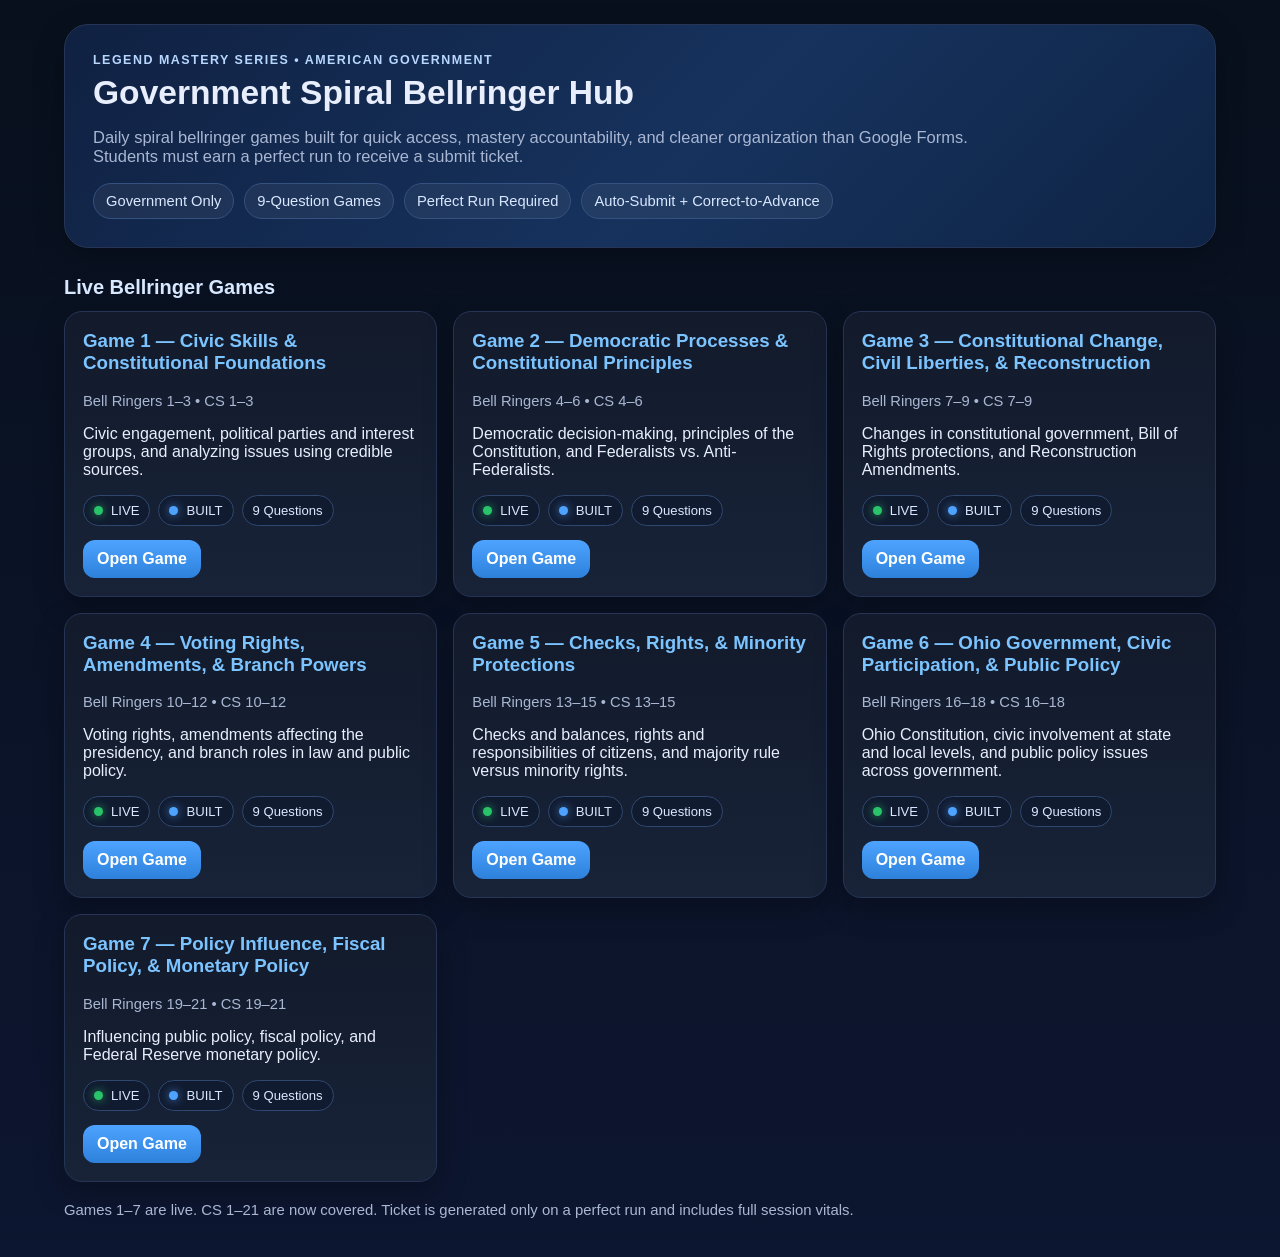
<file: index.html>
<!doctype html>
<html lang="en">
<head>
<meta charset="utf-8" />
<meta name="viewport" content="width=device-width,initial-scale=1" />
<title>Government Spiral Bellringer Hub — Legend Mastery Series</title>
<link rel="stylesheet" href="styles.css" />
</head>
<body>
<div class="wrap">
<header class="hero">
<div class="kicker">Legend Mastery Series • American Government</div>
<h1>Government Spiral Bellringer Hub</h1>
<p class="sub">Daily spiral bellringer games built for quick access, mastery accountability, and cleaner organization than Google Forms. Students must earn a perfect run to receive a submit ticket.</p>
<div class="pills"><span class="pill">Government Only</span><span class="pill">9-Question Games</span><span class="pill">Perfect Run Required</span><span class="pill">Auto-Submit + Correct-to-Advance</span></div>
</header>
<section>
<h2 class="section-title">Live Bellringer Games</h2>
<div class="grid">

<article class="repo-card">
<h3><a href="games/gov-bellringer-game-1.html">Game 1 — Civic Skills & Constitutional Foundations</a></h3>
<p class="small">Bell Ringers 1–3 • CS 1–3</p>
<p class="muted">Civic engagement, political parties and interest groups, and analyzing issues using credible sources.</p>
<div class="status-row"><span class="tag live">LIVE</span><span class="tag built">BUILT</span><span class="tag">9 Questions</span></div>
<div class="btn-row"><a class="btn" href="games/gov-bellringer-game-1.html">Open Game</a></div>
</article>

<article class="repo-card">
<h3><a href="games/gov-bellringer-game-2.html">Game 2 — Democratic Processes & Constitutional Principles</a></h3>
<p class="small">Bell Ringers 4–6 • CS 4–6</p>
<p class="muted">Democratic decision-making, principles of the Constitution, and Federalists vs. Anti-Federalists.</p>
<div class="status-row"><span class="tag live">LIVE</span><span class="tag built">BUILT</span><span class="tag">9 Questions</span></div>
<div class="btn-row"><a class="btn" href="games/gov-bellringer-game-2.html">Open Game</a></div>
</article>

<article class="repo-card">
<h3><a href="games/gov-bellringer-game-3.html">Game 3 — Constitutional Change, Civil Liberties, & Reconstruction</a></h3>
<p class="small">Bell Ringers 7–9 • CS 7–9</p>
<p class="muted">Changes in constitutional government, Bill of Rights protections, and Reconstruction Amendments.</p>
<div class="status-row"><span class="tag live">LIVE</span><span class="tag built">BUILT</span><span class="tag">9 Questions</span></div>
<div class="btn-row"><a class="btn" href="games/gov-bellringer-game-3.html">Open Game</a></div>
</article>

<article class="repo-card">
<h3><a href="games/gov-bellringer-game-4.html">Game 4 — Voting Rights, Amendments, & Branch Powers</a></h3>
<p class="small">Bell Ringers 10–12 • CS 10–12</p>
<p class="muted">Voting rights, amendments affecting the presidency, and branch roles in law and public policy.</p>
<div class="status-row"><span class="tag live">LIVE</span><span class="tag built">BUILT</span><span class="tag">9 Questions</span></div>
<div class="btn-row"><a class="btn" href="games/gov-bellringer-game-4.html">Open Game</a></div>
</article>

<article class="repo-card">
<h3><a href="games/gov-bellringer-game-5.html">Game 5 — Checks, Rights, & Minority Protections</a></h3>
<p class="small">Bell Ringers 13–15 • CS 13–15</p>
<p class="muted">Checks and balances, rights and responsibilities of citizens, and majority rule versus minority rights.</p>
<div class="status-row"><span class="tag live">LIVE</span><span class="tag built">BUILT</span><span class="tag">9 Questions</span></div>
<div class="btn-row"><a class="btn" href="games/gov-bellringer-game-5.html">Open Game</a></div>
</article>

<article class="repo-card">
<h3><a href="games/gov-bellringer-game-6.html">Game 6 — Ohio Government, Civic Participation, & Public Policy</a></h3>
<p class="small">Bell Ringers 16–18 • CS 16–18</p>
<p class="muted">Ohio Constitution, civic involvement at state and local levels, and public policy issues across government.</p>
<div class="status-row"><span class="tag live">LIVE</span><span class="tag built">BUILT</span><span class="tag">9 Questions</span></div>
<div class="btn-row"><a class="btn" href="games/gov-bellringer-game-6.html">Open Game</a></div>
</article>

<article class="repo-card">
<h3><a href="games/gov-bellringer-game-7.html">Game 7 — Policy Influence, Fiscal Policy, & Monetary Policy</a></h3>
<p class="small">Bell Ringers 19–21 • CS 19–21</p>
<p class="muted">Influencing public policy, fiscal policy, and Federal Reserve monetary policy.</p>
<div class="status-row"><span class="tag live">LIVE</span><span class="tag built">BUILT</span><span class="tag">9 Questions</span></div>
<div class="btn-row"><a class="btn" href="games/gov-bellringer-game-7.html">Open Game</a></div>
</article>

</div>
</section>
<p class="footer-note">Games 1–7 are live. CS 1–21 are now covered. Ticket is generated only on a perfect run and includes full session vitals.</p>
</div>
</body>
</html>
</file>
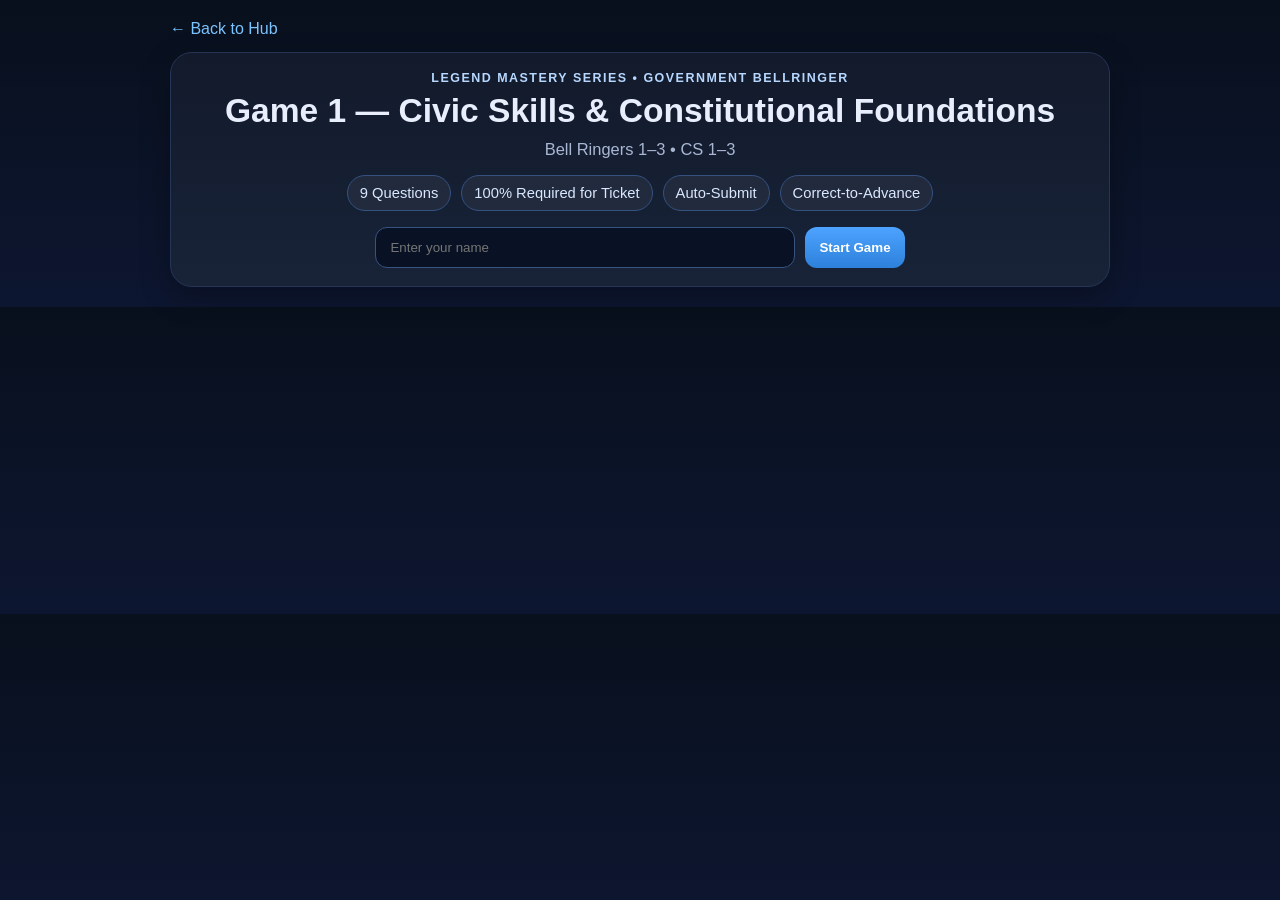
<file: games/gov-bellringer-game-1.html>
<!doctype html>
<html lang="en">
<head>
  <meta charset="utf-8" />
  <meta name="viewport" content="width=device-width,initial-scale=1" />
  <title>Game 1 — Civic Skills & Constitutional Foundations</title>
  <link rel="stylesheet" href="../styles.css" />
</head>
<body>
  <div class="game-wrap">
    <a class="back-link" href="../index.html">← Back to Hub</a>

    <section id="startScreen" class="panel center">
      <div class="kicker">Legend Mastery Series • Government Bellringer</div>
      <h1>Game 1 — Civic Skills & Constitutional Foundations</h1>
      <p class="sub" style="margin: 0 auto 8px; max-width:760px;">Bell Ringers 1–3 • CS 1–3</p>
      <div class="pills" style="justify-content:center;">
        <span class="pill">9 Questions</span>
        <span class="pill">100% Required for Ticket</span>
        <span class="pill">Auto-Submit</span>
        <span class="pill">Correct-to-Advance</span>
      </div>
      <div class="input-row">
        <input id="studentName" type="text" placeholder="Enter your name" />
        <button id="beginBtn" class="btn">Start Game</button>
      </div>
      <div id="startError" class="msg bad hidden" style="max-width:520px;margin:14px auto 0;"></div>
    </section>

    <section id="gameScreen" class="panel hidden">
      <div class="topbar">
        <div>
          <div class="kicker">Government Bellringer Mastery</div>
          <h1 style="font-size:1.65rem;margin:0;">Game 1 — Civic Skills & Constitutional Foundations</h1>
        </div>
        <button id="restartBtn" class="btn secondary">Hard Reset</button>
      </div>

      <div class="hud">
        <div class="hud-card">
          <div class="hud-label">Progress</div>
          <div id="hudProgress" class="hud-value">1 / 9</div>
        </div>
        <div class="hud-card">
          <div class="hud-label">Accuracy</div>
          <div id="hudAccuracy" class="hud-value">100%</div>
        </div>
        <div class="hud-card">
          <div class="hud-label">Misses</div>
          <div id="hudMisses" class="hud-value">0</div>
        </div>
        <div class="hud-card">
          <div class="hud-label">Runtime</div>
          <div id="hudTimer" class="hud-value">0:00</div>
        </div>
      </div>

      <div class="q-card">
        <div id="qMeta" class="small"></div>
        <div id="qStem" class="stem"></div>
        <div id="choices" class="choices"></div>
        <div id="messageBox" class="msg hidden"></div>
      </div>
      <div id="errorBox" class="error-box hidden"></div>
    </section>

    <section id="finishScreen" class="panel hidden center">
      <div class="kicker">Completion Screen</div>
      <h1 style="margin-bottom:10px;">Session Complete</h1>

      <div id="masteryPass" class="hidden">
        <div class="msg good" style="max-width:760px;margin:0 auto 14px;">
          <strong>Mastery achieved.</strong> Perfect run earned. Show your submit ticket.
        </div>

        <div class="ticket">
          <h2 style="margin-top:0;">Submit Ticket</h2>
          <div class="ticket-grid">
            <div class="ticket-item"><strong>Name</strong><br><span id="finalName"></span></div>
            <div class="ticket-item"><strong>Date</strong><br><span id="finalDate"></span></div>
            <div class="ticket-item"><strong>Start Time</strong><br><span id="finalStart"></span></div>
            <div class="ticket-item"><strong>End Time</strong><br><span id="finalEnd"></span></div>
            <div class="ticket-item"><strong>Runtime</strong><br><span id="finalRuntime"></span></div>
            <div class="ticket-item"><strong>Accuracy</strong><br><span id="finalAccuracy"></span></div>
            <div class="ticket-item"><strong>Misses</strong><br><span id="finalMisses"></span></div>
            <div class="ticket-item"><strong>Result</strong><br><span id="finalResult">Perfect Run</span></div>
          </div>
        </div>

        <div class="btn-row" style="justify-content:center;">
          <a class="btn secondary" href="../index.html">Back to Hub</a>
          <button id="restartBtn2" class="btn">Restart for Mastery</button>
        </div>
      </div>

      <div id="masteryFail" class="hidden">
        <div class="msg bad" style="max-width:760px;margin:0 auto 14px;">
          <strong>No ticket issued.</strong> A submit ticket is generated only for a perfect run with zero misses.
        </div>
        <div class="msg warn" style="max-width:760px;margin:0 auto 14px;">
          Mastery required — restart and complete the game at 100% on the first try for every question.
        </div>
        <div class="btn-row" style="justify-content:center;">
          <a class="btn secondary" href="../index.html">Back to Hub</a>
          <button id="restartBtn2" class="btn">Restart for Mastery</button>
        </div>
      </div>
    </section>
<script>
const QUESTIONS = [{"stem": "Which activity best represents participation in the public policy process?", "choices": [{"label": "A.", "text": "Voting in a general election", "correct": false}, {"label": "B.", "text": "Drafting and implementing a government regulation", "correct": true}, {"label": "C.", "text": "Campaigning for a political candidate", "correct": false}, {"label": "D.", "text": "Joining a political party", "correct": false}], "hint": "Focus on direct government action connected to creating or carrying out policy.", "explanation": "Drafting and implementing a regulation is part of the public policy process because it directly shapes how government acts."}, {"stem": "Which step is MOST essential when students are identifying a civic issue for engagement?", "choices": [{"label": "A.", "text": "Selecting a political party", "correct": false}, {"label": "B.", "text": "Identifying the level of government involved", "correct": true}, {"label": "C.", "text": "Writing legislation", "correct": false}, {"label": "D.", "text": "Contacting the media", "correct": false}], "hint": "Before acting, students need to know where the issue belongs.", "explanation": "Identifying the level of government involved helps citizens target the right officials and institutions."}, {"stem": "Examining costs and benefits of a proposed solution is most directly connected to:", "choices": [{"label": "A.", "text": "Devise an action plan", "correct": false}, {"label": "B.", "text": "Debate opposing viewpoints", "correct": false}, {"label": "C.", "text": "Weighing consequences of solutions", "correct": true}, {"label": "D.", "text": "Acquiring governmental power", "correct": false}], "hint": "Think about evaluating outcomes before deciding on a solution.", "explanation": "Weighing consequences means comparing likely costs and benefits before selecting a course of action."}, {"stem": "A key difference between political parties and interest groups is that political parties:", "choices": [{"label": "A.", "text": "Focus on influencing public opinion", "correct": false}, {"label": "B.", "text": "Seek to win elections and hold office", "correct": true}, {"label": "C.", "text": "Represent only economic interests", "correct": false}, {"label": "D.", "text": "Operate independently of elections", "correct": false}], "hint": "One group type tries to control government directly by winning offices.", "explanation": "Political parties aim to win elections and hold office, while interest groups mainly try to influence those in office."}, {"stem": "Interest groups primarily attempt to influence government by:", "choices": [{"label": "A.", "text": "Controlling voter registration", "correct": false}, {"label": "B.", "text": "Enforcing laws", "correct": false}, {"label": "C.", "text": "Engaging political and public policy processes", "correct": true}, {"label": "D.", "text": "Appointing government officials", "correct": false}], "hint": "Their main role is influence, not direct governing power.", "explanation": "Interest groups work through lobbying, advocacy, and other participation in political and public policy processes."}, {"stem": "Why do political parties and interest groups rely heavily on media?", "choices": [{"label": "A.", "text": "Media determines election outcomes", "correct": false}, {"label": "B.", "text": "Media allows direct control of public policy", "correct": false}, {"label": "C.", "text": "Media helps influence public opinion and decision-making", "correct": true}, {"label": "D.", "text": "Media replaces political participation", "correct": false}], "hint": "Think about shaping what people know and believe.", "explanation": "Media helps parties and groups communicate ideas, persuade audiences, and affect public opinion and decisions."}, {"stem": "Which factor is MOST important when evaluating the credibility of a source?", "choices": [{"label": "A.", "text": "Popularity of the source", "correct": false}, {"label": "B.", "text": "Agreement with personal opinion", "correct": false}, {"label": "C.", "text": "Use of evidence and logical conclusions", "correct": true}, {"label": "D.", "text": "Emotional language", "correct": false}], "hint": "Credibility depends on quality of reasoning and support.", "explanation": "A credible source uses evidence and reaches conclusions logically rather than relying on popularity or emotion."}, {"stem": "A source is LESS credible if it:", "choices": [{"label": "A.", "text": "Identifies the author’s perspective", "correct": false}, {"label": "B.", "text": "Uses supporting evidence", "correct": false}, {"label": "C.", "text": "Shows clear bias without justification", "correct": true}, {"label": "D.", "text": "Agrees with other reliable sources", "correct": false}], "hint": "Watch for unsupported bias.", "explanation": "A source loses credibility when it shows obvious bias without sound evidence or reasoning to support its claims."}, {"stem": "Why is identifying the perspective of a source important?", "choices": [{"label": "A.", "text": "It eliminates disagreement", "correct": false}, {"label": "B.", "text": "It helps detect bias and assumptions", "correct": true}, {"label": "C.", "text": "It guarantees accuracy", "correct": false}, {"label": "D.", "text": "It ensures neutrality", "correct": false}], "hint": "Perspective matters because it affects how information is presented.", "explanation": "Recognizing perspective helps readers detect possible bias, assumptions, and slant in a source."}];

const state = {
  idx: 0,
  misses: 0,
  locked: false,
  startedAt: null,
  endedAt: null,
  studentName: "",
};

const $ = (id) => document.getElementById(id);

function now(){
  return new Date();
}
function formatTime(d){
  return d.toLocaleTimeString([], {hour:'numeric', minute:'2-digit', second:'2-digit'});
}
function formatDate(d){
  return d.toLocaleDateString();
}
function elapsedMs(){
  if(!state.startedAt) return 0;
  const end = state.endedAt || now();
  return end - state.startedAt;
}
function formatElapsed(ms){
  const total = Math.floor(ms / 1000);
  const h = Math.floor(total / 3600);
  const m = Math.floor((total % 3600) / 60);
  const s = total % 60;
  if(h > 0) return `${h}:${String(m).padStart(2,'0')}:${String(s).padStart(2,'0')}`;
  return `${m}:${String(s).padStart(2,'0')}`;
}
function accuracy(){
  const attempted = state.idx + state.misses;
  if(attempted <= 0) return 100;
  const correctFirstTry = state.idx;
  return Math.round((correctFirstTry / attempted) * 100);
}
function updateHud(){
  $('hudProgress').textContent = `${Math.min(state.idx + 1, QUESTIONS.length)} / ${QUESTIONS.length}`;
  $('hudAccuracy').textContent = `${accuracy()}%`;
  $('hudMisses').textContent = `${state.misses}`;
  $('hudTimer').textContent = formatElapsed(elapsedMs());
}
function startTimer(){
  setInterval(() => {
    if (state.startedAt && !state.endedAt) updateHud();
  }, 250);
}
function startGame(){
  const name = $('studentName').value.trim();
  if(!name){
    $('startError').classList.remove('hidden');
    $('startError').textContent = 'Enter your name to begin.';
    return;
  }
  state.studentName = name;
  state.startedAt = now();
  $('startScreen').classList.add('hidden');
  $('gameScreen').classList.remove('hidden');
  renderQuestion();
}
function renderQuestion(){
  updateHud();
  const q = QUESTIONS[state.idx];
  $('qMeta').textContent = `Question ${state.idx + 1} of ${QUESTIONS.length}`;
  $('qStem').textContent = q.stem;
  $('messageBox').className = 'msg hidden';
  $('messageBox').textContent = '';
  const choices = $('choices');
  choices.innerHTML = '';
  q.choices.forEach((choice, i) => {
    const btn = document.createElement('button');
    btn.className = 'choice';
    btn.innerHTML = `<strong>${choice.label}</strong> ${choice.text}`;
    btn.addEventListener('click', () => handleChoice(i, btn));
    choices.appendChild(btn);
  });
}
function disableChoices(){
  [...document.querySelectorAll('.choice')].forEach(btn => btn.disabled = true);
}
function enableChoices(){
  [...document.querySelectorAll('.choice')].forEach(btn => btn.disabled = false);
}
function showMsg(kind, html){
  const box = $('messageBox');
  box.className = `msg ${kind}`;
  box.innerHTML = html;
}
function handleChoice(choiceIndex, btn){
  if(state.locked) return;
  state.locked = true;
  const q = QUESTIONS[state.idx];
  const correctIndex = q.choices.findIndex(c => c.correct);

  if(choiceIndex === correctIndex){
    btn.classList.add('correct');
    disableChoices();
    showMsg('good', `<strong>Correct.</strong> ${q.explanation}`);
    setTimeout(() => {
      state.idx += 1;
      state.locked = false;
      if(state.idx >= QUESTIONS.length){
        finishGame();
      } else {
        renderQuestion();
      }
    }, 5000);
  } else {
    btn.classList.add('incorrect');
    state.misses += 1;
    updateHud();
    showMsg('bad', `<strong>Not yet.</strong> ${q.hint}<br><span class="notice">Your accuracy has been reduced. Choose again to continue.</span>`);
    state.locked = false;
  }
}
function finishGame(){
  state.endedAt = now();
  $('gameScreen').classList.add('hidden');
  $('finishScreen').classList.remove('hidden');

  $('finalName').textContent = state.studentName;
  $('finalDate').textContent = formatDate(state.endedAt);
  $('finalStart').textContent = formatTime(state.startedAt);
  $('finalEnd').textContent = formatTime(state.endedAt);
  $('finalRuntime').textContent = formatElapsed(elapsedMs());
  $('finalAccuracy').textContent = `${accuracy()}%`;
  $('finalMisses').textContent = `${state.misses}`;

  if(state.misses === 0){
    $('masteryPass').classList.remove('hidden');
    $('masteryFail').classList.add('hidden');
  } else {
    $('masteryPass').classList.add('hidden');
    $('masteryFail').classList.remove('hidden');
  }
}
function restartGame(){
  window.location.reload();
}
window.addEventListener('error', (e) => {
  const box = $('errorBox');
  if(box){
    box.classList.remove('hidden');
    box.textContent = `Error: ${e.message}\n${e.filename}:${e.lineno}`;
  }
});
window.addEventListener('DOMContentLoaded', () => {
  startTimer();
  updateHud();
  $('beginBtn').addEventListener('click', startGame);
  $('restartBtn').addEventListener('click', restartGame);
  $('restartBtn2').addEventListener('click', restartGame);
});
</script>
</body>
</html>
</file>
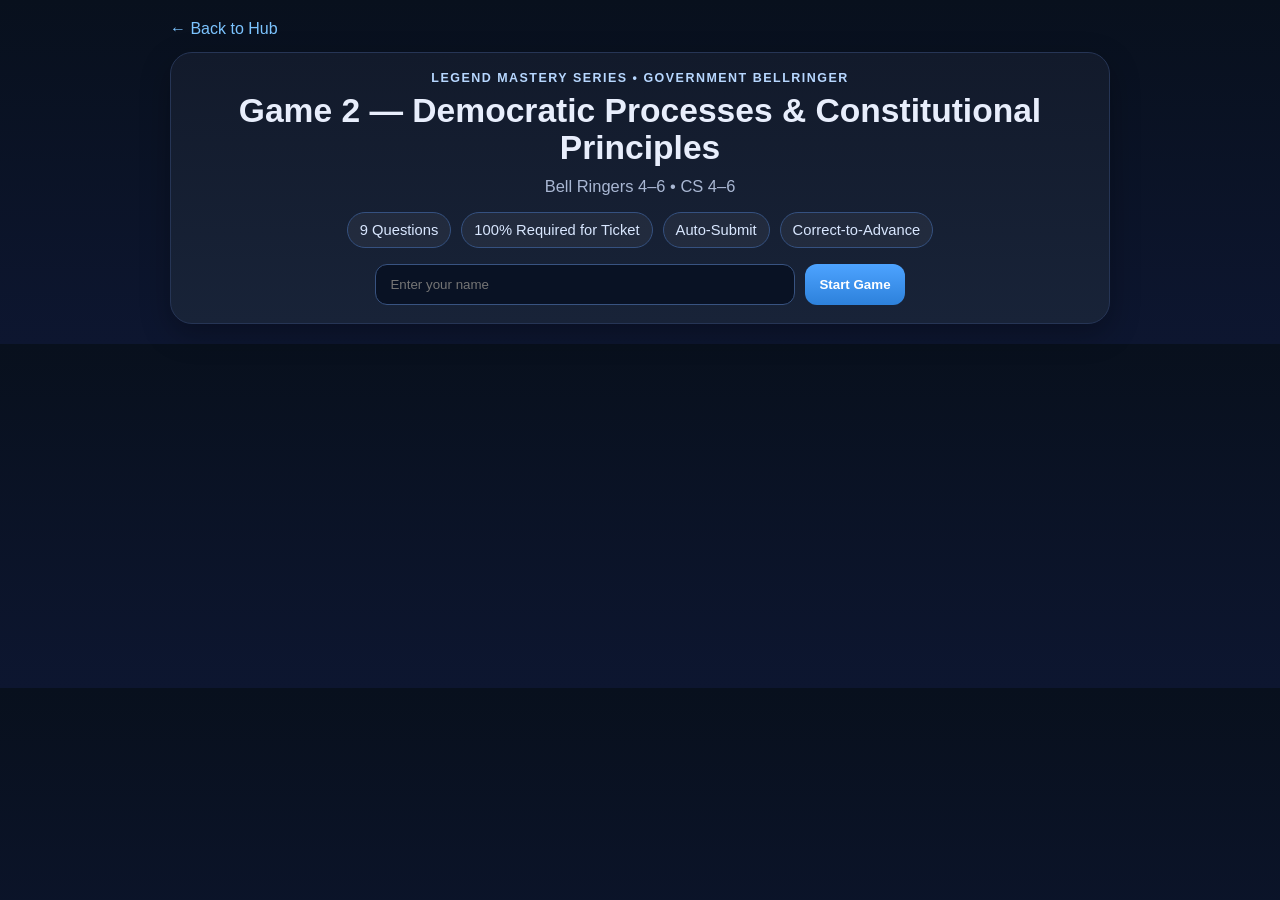
<file: games/gov-bellringer-game-2.html>
<!doctype html>
<html lang="en">
<head>
  <meta charset="utf-8" />
  <meta name="viewport" content="width=device-width,initial-scale=1" />
  <title>Game 2 — Democratic Processes & Constitutional Principles</title>
  <link rel="stylesheet" href="../styles.css" />
</head>
<body>
  <div class="game-wrap">
    <a class="back-link" href="../index.html">← Back to Hub</a>

    <section id="startScreen" class="panel center">
      <div class="kicker">Legend Mastery Series • Government Bellringer</div>
      <h1>Game 2 — Democratic Processes & Constitutional Principles</h1>
      <p class="sub" style="margin: 0 auto 8px; max-width:760px;">Bell Ringers 4–6 • CS 4–6</p>
      <div class="pills" style="justify-content:center;">
        <span class="pill">9 Questions</span>
        <span class="pill">100% Required for Ticket</span>
        <span class="pill">Auto-Submit</span>
        <span class="pill">Correct-to-Advance</span>
      </div>
      <div class="input-row">
        <input id="studentName" type="text" placeholder="Enter your name" />
        <button id="beginBtn" class="btn">Start Game</button>
      </div>
      <div id="startError" class="msg bad hidden" style="max-width:520px;margin:14px auto 0;"></div>
    </section>

    <section id="gameScreen" class="panel hidden">
      <div class="topbar">
        <div>
          <div class="kicker">Government Bellringer Mastery</div>
          <h1 style="font-size:1.65rem;margin:0;">Game 2 — Democratic Processes & Constitutional Principles</h1>
        </div>
        <button id="restartBtn" class="btn secondary">Hard Reset</button>
      </div>

      <div class="hud">
        <div class="hud-card">
          <div class="hud-label">Progress</div>
          <div id="hudProgress" class="hud-value">1 / 9</div>
        </div>
        <div class="hud-card">
          <div class="hud-label">Accuracy</div>
          <div id="hudAccuracy" class="hud-value">100%</div>
        </div>
        <div class="hud-card">
          <div class="hud-label">Misses</div>
          <div id="hudMisses" class="hud-value">0</div>
        </div>
        <div class="hud-card">
          <div class="hud-label">Runtime</div>
          <div id="hudTimer" class="hud-value">0:00</div>
        </div>
      </div>

      <div class="q-card">
        <div id="qMeta" class="small"></div>
        <div id="qStem" class="stem"></div>
        <div id="choices" class="choices"></div>
        <div id="messageBox" class="msg hidden"></div>
      </div>
      <div id="errorBox" class="error-box hidden"></div>
    </section>

    <section id="finishScreen" class="panel hidden center">
      <div class="kicker">Completion Screen</div>
      <h1 style="margin-bottom:10px;">Session Complete</h1>

      <div id="masteryPass" class="hidden">
        <div class="msg good" style="max-width:760px;margin:0 auto 14px;">
          <strong>Mastery achieved.</strong> Perfect run earned. Show your submit ticket.
        </div>

        <div class="ticket">
          <h2 style="margin-top:0;">Submit Ticket</h2>
          <div class="ticket-grid">
            <div class="ticket-item"><strong>Name</strong><br><span id="finalName"></span></div>
            <div class="ticket-item"><strong>Date</strong><br><span id="finalDate"></span></div>
            <div class="ticket-item"><strong>Start Time</strong><br><span id="finalStart"></span></div>
            <div class="ticket-item"><strong>End Time</strong><br><span id="finalEnd"></span></div>
            <div class="ticket-item"><strong>Runtime</strong><br><span id="finalRuntime"></span></div>
            <div class="ticket-item"><strong>Accuracy</strong><br><span id="finalAccuracy"></span></div>
            <div class="ticket-item"><strong>Misses</strong><br><span id="finalMisses"></span></div>
            <div class="ticket-item"><strong>Result</strong><br><span id="finalResult">Perfect Run</span></div>
          </div>
        </div>

        <div class="btn-row" style="justify-content:center;">
          <a class="btn secondary" href="../index.html">Back to Hub</a>
          <button id="restartBtn2" class="btn">Restart for Mastery</button>
        </div>
      </div>

      <div id="masteryFail" class="hidden">
        <div class="msg bad" style="max-width:760px;margin:0 auto 14px;">
          <strong>No ticket issued.</strong> A submit ticket is generated only for a perfect run with zero misses.
        </div>
        <div class="msg warn" style="max-width:760px;margin:0 auto 14px;">
          Mastery required — restart and complete the game at 100% on the first try for every question.
        </div>
        <div class="btn-row" style="justify-content:center;">
          <a class="btn secondary" href="../index.html">Back to Hub</a>
          <button id="restartBtn2" class="btn">Restart for Mastery</button>
        </div>
      </div>
    </section>
<script>
const QUESTIONS = [{"stem": "Which process involves two sides adjusting their demands to reach an agreement?", "choices": [{"label": "A.", "text": "Persuasion", "correct": false}, {"label": "B.", "text": "Consensus building", "correct": false}, {"label": "C.", "text": "Compromise", "correct": true}, {"label": "D.", "text": "Negotiation", "correct": false}], "hint": "Both sides give something up to meet in the middle.", "explanation": "Compromise happens when opposing sides adjust demands to reach an agreement."}, {"stem": "Consensus building is best described as:", "choices": [{"label": "A.", "text": "One side winning a debate", "correct": false}, {"label": "B.", "text": "Agreement reached by majority vote only", "correct": false}, {"label": "C.", "text": "Collective agreement supported by the group", "correct": true}, {"label": "D.", "text": "Enforcement of rules", "correct": false}], "hint": "The key is broad group support.", "explanation": "Consensus building aims for collective agreement that the group can support, not just a narrow victory."}, {"stem": "Why are persuasion and negotiation essential in a democratic system?", "choices": [{"label": "A.", "text": "They eliminate conflict", "correct": false}, {"label": "B.", "text": "They allow decisions without laws", "correct": false}, {"label": "C.", "text": "They help resolve differences peacefully", "correct": true}, {"label": "D.", "text": "They replace formal institutions", "correct": false}], "hint": "Democracies need nonviolent ways to handle disagreement.", "explanation": "Persuasion and negotiation help people resolve differences peacefully within democratic processes."}, {"stem": "Which principle is illustrated when citizens give consent to be governed through elections?", "choices": [{"label": "A.", "text": "Limited government", "correct": false}, {"label": "B.", "text": "Federalism", "correct": false}, {"label": "C.", "text": "Popular sovereignty", "correct": true}, {"label": "D.", "text": "Separation of powers", "correct": false}], "hint": "This principle says the people are the source of government power.", "explanation": "Popular sovereignty means government gets its authority from the consent of the governed."}, {"stem": "A government that operates only within powers granted by law reflects the principle of:", "choices": [{"label": "A.", "text": "Checks and balances", "correct": false}, {"label": "B.", "text": "Popular sovereignty", "correct": false}, {"label": "C.", "text": "Limited government", "correct": true}, {"label": "D.", "text": "Federalism", "correct": false}], "hint": "The government is restricted by law.", "explanation": "Limited government means government may act only within the legal powers given to it."}, {"stem": "Dividing power between national and state governments best illustrates:", "choices": [{"label": "A.", "text": "Separation of powers", "correct": false}, {"label": "B.", "text": "Federalism", "correct": true}, {"label": "C.", "text": "Checks and balances", "correct": false}, {"label": "D.", "text": "Rule of law", "correct": false}], "hint": "Think vertical division of power.", "explanation": "Federalism divides governing authority between the national government and the states."}, {"stem": "Which concern was most central to the Anti-Federalist opposition to the Constitution?", "choices": [{"label": "A.", "text": "Lack of a national currency", "correct": false}, {"label": "B.", "text": "Absence of protections for individual liberties", "correct": true}, {"label": "C.", "text": "Weakness of the executive branch", "correct": false}, {"label": "D.", "text": "Excessive power held by state governments", "correct": false}], "hint": "Their biggest fear involved rights and national power.", "explanation": "Anti-Federalists worried the Constitution did not protect individual liberties strongly enough."}, {"stem": "Federalists supported the “necessary and proper” clause primarily because it:", "choices": [{"label": "A.", "text": "Limited Congress to enumerated powers", "correct": false}, {"label": "B.", "text": "Allowed flexibility for the national government to function effectively", "correct": true}, {"label": "C.", "text": "Guaranteed equal power to the states", "correct": false}, {"label": "D.", "text": "Prevented judicial review", "correct": false}], "hint": "They wanted government to have practical flexibility.", "explanation": "Federalists favored the clause because it gave the national government flexibility to carry out its responsibilities."}, {"stem": "The adoption of the Bill of Rights most directly resulted from:", "choices": [{"label": "A.", "text": "Federalist dominance in Congress", "correct": false}, {"label": "B.", "text": "Supreme Court interpretation", "correct": false}, {"label": "C.", "text": "Anti-Federalist demands for limits on national power", "correct": true}, {"label": "D.", "text": "Weaknesses of the Articles of Confederation", "correct": false}], "hint": "It was a compromise tied to ratification fears.", "explanation": "The Bill of Rights was added largely to address Anti-Federalist concerns about limits on national power and protections for liberty."}];

const state = {
  idx: 0,
  misses: 0,
  locked: false,
  startedAt: null,
  endedAt: null,
  studentName: "",
};

const $ = (id) => document.getElementById(id);

function now(){
  return new Date();
}
function formatTime(d){
  return d.toLocaleTimeString([], {hour:'numeric', minute:'2-digit', second:'2-digit'});
}
function formatDate(d){
  return d.toLocaleDateString();
}
function elapsedMs(){
  if(!state.startedAt) return 0;
  const end = state.endedAt || now();
  return end - state.startedAt;
}
function formatElapsed(ms){
  const total = Math.floor(ms / 1000);
  const h = Math.floor(total / 3600);
  const m = Math.floor((total % 3600) / 60);
  const s = total % 60;
  if(h > 0) return `${h}:${String(m).padStart(2,'0')}:${String(s).padStart(2,'0')}`;
  return `${m}:${String(s).padStart(2,'0')}`;
}
function accuracy(){
  const attempted = state.idx + state.misses;
  if(attempted <= 0) return 100;
  const correctFirstTry = state.idx;
  return Math.round((correctFirstTry / attempted) * 100);
}
function updateHud(){
  $('hudProgress').textContent = `${Math.min(state.idx + 1, QUESTIONS.length)} / ${QUESTIONS.length}`;
  $('hudAccuracy').textContent = `${accuracy()}%`;
  $('hudMisses').textContent = `${state.misses}`;
  $('hudTimer').textContent = formatElapsed(elapsedMs());
}
function startTimer(){
  setInterval(() => {
    if (state.startedAt && !state.endedAt) updateHud();
  }, 250);
}
function startGame(){
  const name = $('studentName').value.trim();
  if(!name){
    $('startError').classList.remove('hidden');
    $('startError').textContent = 'Enter your name to begin.';
    return;
  }
  state.studentName = name;
  state.startedAt = now();
  $('startScreen').classList.add('hidden');
  $('gameScreen').classList.remove('hidden');
  renderQuestion();
}
function renderQuestion(){
  updateHud();
  const q = QUESTIONS[state.idx];
  $('qMeta').textContent = `Question ${state.idx + 1} of ${QUESTIONS.length}`;
  $('qStem').textContent = q.stem;
  $('messageBox').className = 'msg hidden';
  $('messageBox').textContent = '';
  const choices = $('choices');
  choices.innerHTML = '';
  q.choices.forEach((choice, i) => {
    const btn = document.createElement('button');
    btn.className = 'choice';
    btn.innerHTML = `<strong>${choice.label}</strong> ${choice.text}`;
    btn.addEventListener('click', () => handleChoice(i, btn));
    choices.appendChild(btn);
  });
}
function disableChoices(){
  [...document.querySelectorAll('.choice')].forEach(btn => btn.disabled = true);
}
function enableChoices(){
  [...document.querySelectorAll('.choice')].forEach(btn => btn.disabled = false);
}
function showMsg(kind, html){
  const box = $('messageBox');
  box.className = `msg ${kind}`;
  box.innerHTML = html;
}
function handleChoice(choiceIndex, btn){
  if(state.locked) return;
  state.locked = true;
  const q = QUESTIONS[state.idx];
  const correctIndex = q.choices.findIndex(c => c.correct);

  if(choiceIndex === correctIndex){
    btn.classList.add('correct');
    disableChoices();
    showMsg('good', `<strong>Correct.</strong> ${q.explanation}`);
    setTimeout(() => {
      state.idx += 1;
      state.locked = false;
      if(state.idx >= QUESTIONS.length){
        finishGame();
      } else {
        renderQuestion();
      }
    }, 5000);
  } else {
    btn.classList.add('incorrect');
    state.misses += 1;
    updateHud();
    showMsg('bad', `<strong>Not yet.</strong> ${q.hint}<br><span class="notice">Your accuracy has been reduced. Choose again to continue.</span>`);
    state.locked = false;
  }
}
function finishGame(){
  state.endedAt = now();
  $('gameScreen').classList.add('hidden');
  $('finishScreen').classList.remove('hidden');

  $('finalName').textContent = state.studentName;
  $('finalDate').textContent = formatDate(state.endedAt);
  $('finalStart').textContent = formatTime(state.startedAt);
  $('finalEnd').textContent = formatTime(state.endedAt);
  $('finalRuntime').textContent = formatElapsed(elapsedMs());
  $('finalAccuracy').textContent = `${accuracy()}%`;
  $('finalMisses').textContent = `${state.misses}`;

  if(state.misses === 0){
    $('masteryPass').classList.remove('hidden');
    $('masteryFail').classList.add('hidden');
  } else {
    $('masteryPass').classList.add('hidden');
    $('masteryFail').classList.remove('hidden');
  }
}
function restartGame(){
  window.location.reload();
}
window.addEventListener('error', (e) => {
  const box = $('errorBox');
  if(box){
    box.classList.remove('hidden');
    box.textContent = `Error: ${e.message}\n${e.filename}:${e.lineno}`;
  }
});
window.addEventListener('DOMContentLoaded', () => {
  startTimer();
  updateHud();
  $('beginBtn').addEventListener('click', startGame);
  $('restartBtn').addEventListener('click', restartGame);
  $('restartBtn2').addEventListener('click', restartGame);
});
</script>
</body>
</html>
</file>
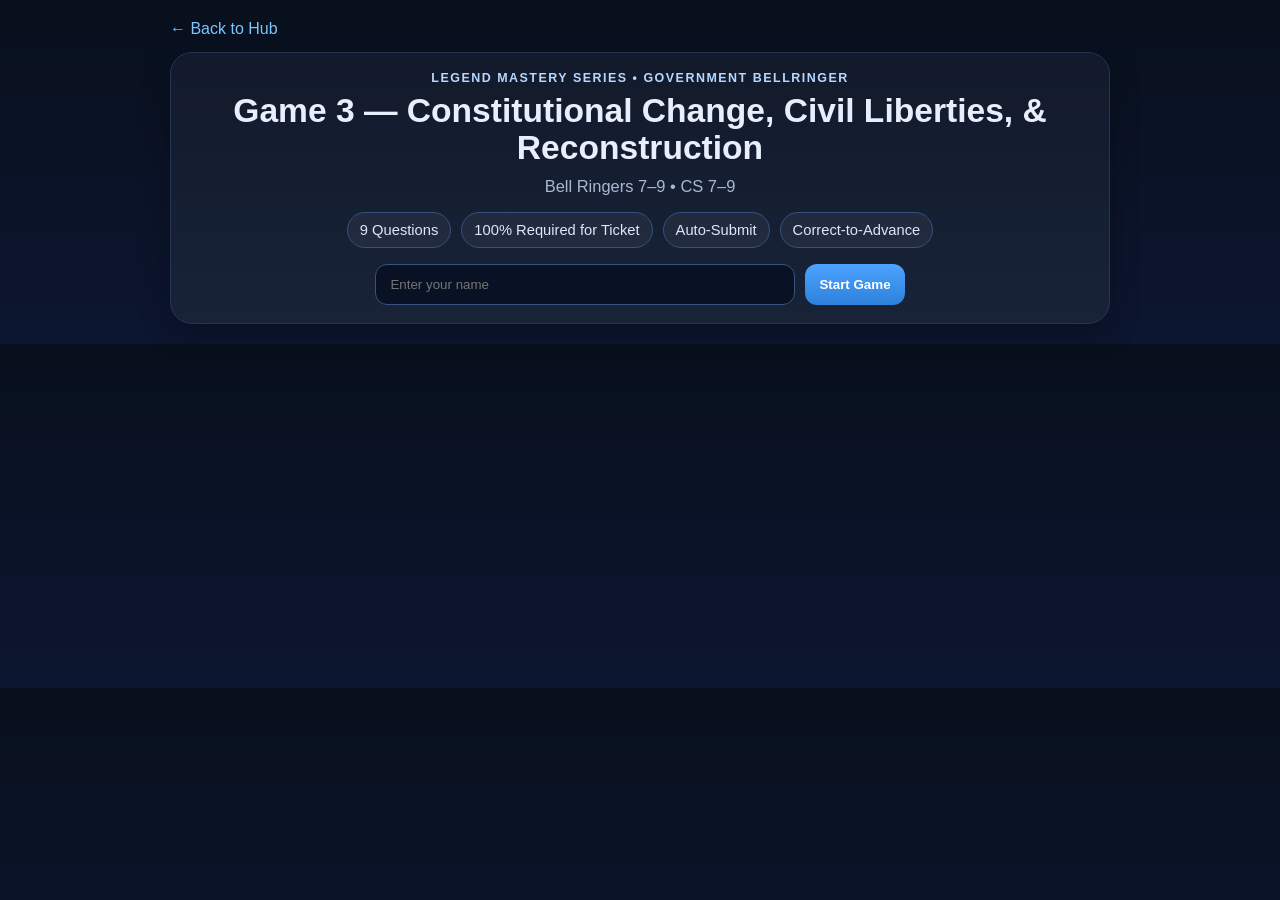
<file: games/gov-bellringer-game-3.html>
<!doctype html>
<html lang="en">
<head>
  <meta charset="utf-8" />
  <meta name="viewport" content="width=device-width,initial-scale=1" />
  <title>Game 3 — Constitutional Change, Civil Liberties, & Reconstruction</title>
  <link rel="stylesheet" href="../styles.css" />
</head>
<body>
  <div class="game-wrap">
    <a class="back-link" href="../index.html">← Back to Hub</a>

    <section id="startScreen" class="panel center">
      <div class="kicker">Legend Mastery Series • Government Bellringer</div>
      <h1>Game 3 — Constitutional Change, Civil Liberties, & Reconstruction</h1>
      <p class="sub" style="margin: 0 auto 8px; max-width:760px;">Bell Ringers 7–9 • CS 7–9</p>
      <div class="pills" style="justify-content:center;">
        <span class="pill">9 Questions</span>
        <span class="pill">100% Required for Ticket</span>
        <span class="pill">Auto-Submit</span>
        <span class="pill">Correct-to-Advance</span>
      </div>
      <div class="input-row">
        <input id="studentName" type="text" placeholder="Enter your name" />
        <button id="beginBtn" class="btn">Start Game</button>
      </div>
      <div id="startError" class="msg bad hidden" style="max-width:520px;margin:14px auto 0;"></div>
    </section>

    <section id="gameScreen" class="panel hidden">
      <div class="topbar">
        <div>
          <div class="kicker">Government Bellringer Mastery</div>
          <h1 style="font-size:1.65rem;margin:0;">Game 3 — Constitutional Change, Civil Liberties, & Reconstruction</h1>
        </div>
        <button id="restartBtn" class="btn secondary">Hard Reset</button>
      </div>

      <div class="hud">
        <div class="hud-card">
          <div class="hud-label">Progress</div>
          <div id="hudProgress" class="hud-value">1 / 9</div>
        </div>
        <div class="hud-card">
          <div class="hud-label">Accuracy</div>
          <div id="hudAccuracy" class="hud-value">100%</div>
        </div>
        <div class="hud-card">
          <div class="hud-label">Misses</div>
          <div id="hudMisses" class="hud-value">0</div>
        </div>
        <div class="hud-card">
          <div class="hud-label">Runtime</div>
          <div id="hudTimer" class="hud-value">0:00</div>
        </div>
      </div>

      <div class="q-card">
        <div id="qMeta" class="small"></div>
        <div id="qStem" class="stem"></div>
        <div id="choices" class="choices"></div>
        <div id="messageBox" class="msg hidden"></div>
      </div>
      <div id="errorBox" class="error-box hidden"></div>
    </section>

    <section id="finishScreen" class="panel hidden center">
      <div class="kicker">Completion Screen</div>
      <h1 style="margin-bottom:10px;">Session Complete</h1>

      <div id="masteryPass" class="hidden">
        <div class="msg good" style="max-width:760px;margin:0 auto 14px;">
          <strong>Mastery achieved.</strong> Perfect run earned. Show your submit ticket.
        </div>

        <div class="ticket">
          <h2 style="margin-top:0;">Submit Ticket</h2>
          <div class="ticket-grid">
            <div class="ticket-item"><strong>Name</strong><br><span id="finalName"></span></div>
            <div class="ticket-item"><strong>Date</strong><br><span id="finalDate"></span></div>
            <div class="ticket-item"><strong>Start Time</strong><br><span id="finalStart"></span></div>
            <div class="ticket-item"><strong>End Time</strong><br><span id="finalEnd"></span></div>
            <div class="ticket-item"><strong>Runtime</strong><br><span id="finalRuntime"></span></div>
            <div class="ticket-item"><strong>Accuracy</strong><br><span id="finalAccuracy"></span></div>
            <div class="ticket-item"><strong>Misses</strong><br><span id="finalMisses"></span></div>
            <div class="ticket-item"><strong>Result</strong><br><span id="finalResult">Perfect Run</span></div>
          </div>
        </div>

        <div class="btn-row" style="justify-content:center;">
          <a class="btn secondary" href="../index.html">Back to Hub</a>
          <button id="restartBtn2" class="btn">Restart for Mastery</button>
        </div>
      </div>

      <div id="masteryFail" class="hidden">
        <div class="msg bad" style="max-width:760px;margin:0 auto 14px;">
          <strong>No ticket issued.</strong> A submit ticket is generated only for a perfect run with zero misses.
        </div>
        <div class="msg warn" style="max-width:760px;margin:0 auto 14px;">
          Mastery required — restart and complete the game at 100% on the first try for every question.
        </div>
        <div class="btn-row" style="justify-content:center;">
          <a class="btn secondary" href="../index.html">Back to Hub</a>
          <button id="restartBtn2" class="btn">Restart for Mastery</button>
        </div>
      </div>
    </section>
<script>
const QUESTIONS = [{"stem": "Which example best illustrates how Supreme Court decisions have changed constitutional government?", "choices": [{"label": "A.", "text": "Congress passing tax legislation", "correct": false}, {"label": "B.", "text": "The Court interpreting constitutional provisions in new contexts", "correct": true}, {"label": "C.", "text": "States enforcing election laws", "correct": false}, {"label": "D.", "text": "Voters approving constitutional amendments", "correct": false}], "hint": "Think about how constitutional meaning can change through interpretation.", "explanation": "Supreme Court decisions shape constitutional government by interpreting constitutional provisions in new situations."}, {"stem": "Civil Rights Acts and Voting Rights Acts are examples of constitutional change through:", "choices": [{"label": "A.", "text": "Informal practices", "correct": false}, {"label": "B.", "text": "Judicial review", "correct": false}, {"label": "C.", "text": "Congressional legislation", "correct": true}, {"label": "D.", "text": "Executive orders", "correct": false}], "hint": "These changes came through laws passed by the legislative branch.", "explanation": "Civil Rights Acts and Voting Rights Acts are examples of constitutional change through congressional legislation."}, {"stem": "Legislative oversight of the executive branch is best described as:", "choices": [{"label": "A.", "text": "A formal amendment process", "correct": false}, {"label": "B.", "text": "An informal practice not explicitly outlined in the Constitution", "correct": true}, {"label": "C.", "text": "A judicial power", "correct": false}, {"label": "D.", "text": "A state-level authority", "correct": false}], "hint": "It is common and important, but not spelled out directly in the Constitution.", "explanation": "Legislative oversight is an informal constitutional practice used by Congress to monitor the executive branch."}, {"stem": "Which scenario best reflects the protection against unreasonable search and seizure?", "choices": [{"label": "A.", "text": "Police searching a home without probable cause", "correct": true}, {"label": "B.", "text": "Congress passing a tax law", "correct": false}, {"label": "C.", "text": "A jury delivering a verdict", "correct": false}, {"label": "D.", "text": "A governor vetoing legislation", "correct": false}], "hint": "Look for the answer involving search standards and probable cause.", "explanation": "The Fourth Amendment protects people against unreasonable searches and seizures, including searches without probable cause."}, {"stem": "The right to confront one’s accuser is protected by the:", "choices": [{"label": "A.", "text": "1st Amendment", "correct": false}, {"label": "B.", "text": "4th Amendment", "correct": false}, {"label": "C.", "text": "5th Amendment", "correct": false}, {"label": "D.", "text": "6th Amendment", "correct": true}], "hint": "This right belongs to the trial rights amendment.", "explanation": "The Sixth Amendment guarantees the right to confront witnesses and accusers in criminal prosecutions."}, {"stem": "The 10th Amendment primarily emphasizes:", "choices": [{"label": "A.", "text": "Individual freedoms", "correct": false}, {"label": "B.", "text": "Judicial authority", "correct": false}, {"label": "C.", "text": "Reserved powers of the states and the people", "correct": true}, {"label": "D.", "text": "Federal supremacy", "correct": false}], "hint": "Think reserved powers.", "explanation": "The Tenth Amendment stresses that powers not given to the federal government are reserved to the states or the people."}, {"stem": "Which constitutional protection was established by the 14th Amendment?", "choices": [{"label": "A.", "text": "Abolition of slavery", "correct": false}, {"label": "B.", "text": "Birthright citizenship and equal protection", "correct": true}, {"label": "C.", "text": "Prohibition of poll taxes", "correct": false}, {"label": "D.", "text": "Women’s suffrage", "correct": false}], "hint": "This amendment deals with citizenship, due process, and equality.", "explanation": "The Fourteenth Amendment established birthright citizenship and equal protection under the law."}, {"stem": "The Reconstruction Amendments were originally intended to protect:", "choices": [{"label": "A.", "text": "All minority groups equally", "correct": false}, {"label": "B.", "text": "Former Confederate leaders", "correct": false}, {"label": "C.", "text": "African Americans following the Civil War", "correct": true}, {"label": "D.", "text": "Immigrants arriving in the late 1800s", "correct": false}], "hint": "Think about the immediate aftermath of the Civil War.", "explanation": "The Reconstruction Amendments were created primarily to protect the rights of African Americans after the Civil War."}, {"stem": "Despite these amendments, African Americans continued to face inequality primarily due to:", "choices": [{"label": "A.", "text": "Supreme Court enforcement of segregation", "correct": false}, {"label": "B.", "text": "Jim Crow laws and discriminatory state practices", "correct": true}, {"label": "C.", "text": "Lack of federal legislation", "correct": false}, {"label": "D.", "text": "Economic downturns", "correct": false}], "hint": "The answer is tied to discriminatory laws and practices after Reconstruction.", "explanation": "Jim Crow laws and discriminatory state practices allowed inequality to continue despite the Reconstruction Amendments."}];

const state = {
  idx: 0,
  misses: 0,
  locked: false,
  startedAt: null,
  endedAt: null,
  studentName: "",
};

const $ = (id) => document.getElementById(id);

function now(){
  return new Date();
}
function formatTime(d){
  return d.toLocaleTimeString([], {hour:'numeric', minute:'2-digit', second:'2-digit'});
}
function formatDate(d){
  return d.toLocaleDateString();
}
function elapsedMs(){
  if(!state.startedAt) return 0;
  const end = state.endedAt || now();
  return end - state.startedAt;
}
function formatElapsed(ms){
  const total = Math.floor(ms / 1000);
  const h = Math.floor(total / 3600);
  const m = Math.floor((total % 3600) / 60);
  const s = total % 60;
  if(h > 0) return `${h}:${String(m).padStart(2,'0')}:${String(s).padStart(2,'0')}`;
  return `${m}:${String(s).padStart(2,'0')}`;
}
function accuracy(){
  const attempted = state.idx + state.misses;
  if(attempted <= 0) return 100;
  const correctFirstTry = state.idx;
  return Math.round((correctFirstTry / attempted) * 100);
}
function updateHud(){
  $('hudProgress').textContent = `${Math.min(state.idx + 1, QUESTIONS.length)} / ${QUESTIONS.length}`;
  $('hudAccuracy').textContent = `${accuracy()}%`;
  $('hudMisses').textContent = `${state.misses}`;
  $('hudTimer').textContent = formatElapsed(elapsedMs());
}
function startTimer(){
  setInterval(() => {
    if (state.startedAt && !state.endedAt) updateHud();
  }, 250);
}
function startGame(){
  const name = $('studentName').value.trim();
  if(!name){
    $('startError').classList.remove('hidden');
    $('startError').textContent = 'Enter your name to begin.';
    return;
  }
  state.studentName = name;
  state.startedAt = now();
  $('startScreen').classList.add('hidden');
  $('gameScreen').classList.remove('hidden');
  renderQuestion();
}
function renderQuestion(){
  updateHud();
  const q = QUESTIONS[state.idx];
  $('qMeta').textContent = `Question ${state.idx + 1} of ${QUESTIONS.length}`;
  $('qStem').textContent = q.stem;
  $('messageBox').className = 'msg hidden';
  $('messageBox').textContent = '';
  const choices = $('choices');
  choices.innerHTML = '';
  q.choices.forEach((choice, i) => {
    const btn = document.createElement('button');
    btn.className = 'choice';
    btn.innerHTML = `<strong>${choice.label}</strong> ${choice.text}`;
    btn.addEventListener('click', () => handleChoice(i, btn));
    choices.appendChild(btn);
  });
}
function disableChoices(){
  [...document.querySelectorAll('.choice')].forEach(btn => btn.disabled = true);
}
function enableChoices(){
  [...document.querySelectorAll('.choice')].forEach(btn => btn.disabled = false);
}
function showMsg(kind, html){
  const box = $('messageBox');
  box.className = `msg ${kind}`;
  box.innerHTML = html;
}
function handleChoice(choiceIndex, btn){
  if(state.locked) return;
  state.locked = true;
  const q = QUESTIONS[state.idx];
  const correctIndex = q.choices.findIndex(c => c.correct);

  if(choiceIndex === correctIndex){
    btn.classList.add('correct');
    disableChoices();
    showMsg('good', `<strong>Correct.</strong> ${q.explanation}`);
    setTimeout(() => {
      state.idx += 1;
      state.locked = false;
      if(state.idx >= QUESTIONS.length){
        finishGame();
      } else {
        renderQuestion();
      }
    }, 5000);
  } else {
    btn.classList.add('incorrect');
    state.misses += 1;
    updateHud();
    showMsg('bad', `<strong>Not yet.</strong> ${q.hint}<br><span class="notice">Your accuracy has been reduced. Choose again to continue.</span>`);
    state.locked = false;
  }
}
function finishGame(){
  state.endedAt = now();
  $('gameScreen').classList.add('hidden');
  $('finishScreen').classList.remove('hidden');

  $('finalName').textContent = state.studentName;
  $('finalDate').textContent = formatDate(state.endedAt);
  $('finalStart').textContent = formatTime(state.startedAt);
  $('finalEnd').textContent = formatTime(state.endedAt);
  $('finalRuntime').textContent = formatElapsed(elapsedMs());
  $('finalAccuracy').textContent = `${accuracy()}%`;
  $('finalMisses').textContent = `${state.misses}`;

  if(state.misses === 0){
    $('masteryPass').classList.remove('hidden');
    $('masteryFail').classList.add('hidden');
  } else {
    $('masteryPass').classList.add('hidden');
    $('masteryFail').classList.remove('hidden');
  }
}
function restartGame(){
  window.location.reload();
}
window.addEventListener('error', (e) => {
  const box = $('errorBox');
  if(box){
    box.classList.remove('hidden');
    box.textContent = `Error: ${e.message}\n${e.filename}:${e.lineno}`;
  }
});
window.addEventListener('DOMContentLoaded', () => {
  startTimer();
  updateHud();
  $('beginBtn').addEventListener('click', startGame);
  $('restartBtn').addEventListener('click', restartGame);
  $('restartBtn2').addEventListener('click', restartGame);
});
</script>
</body>
</html>
</file>
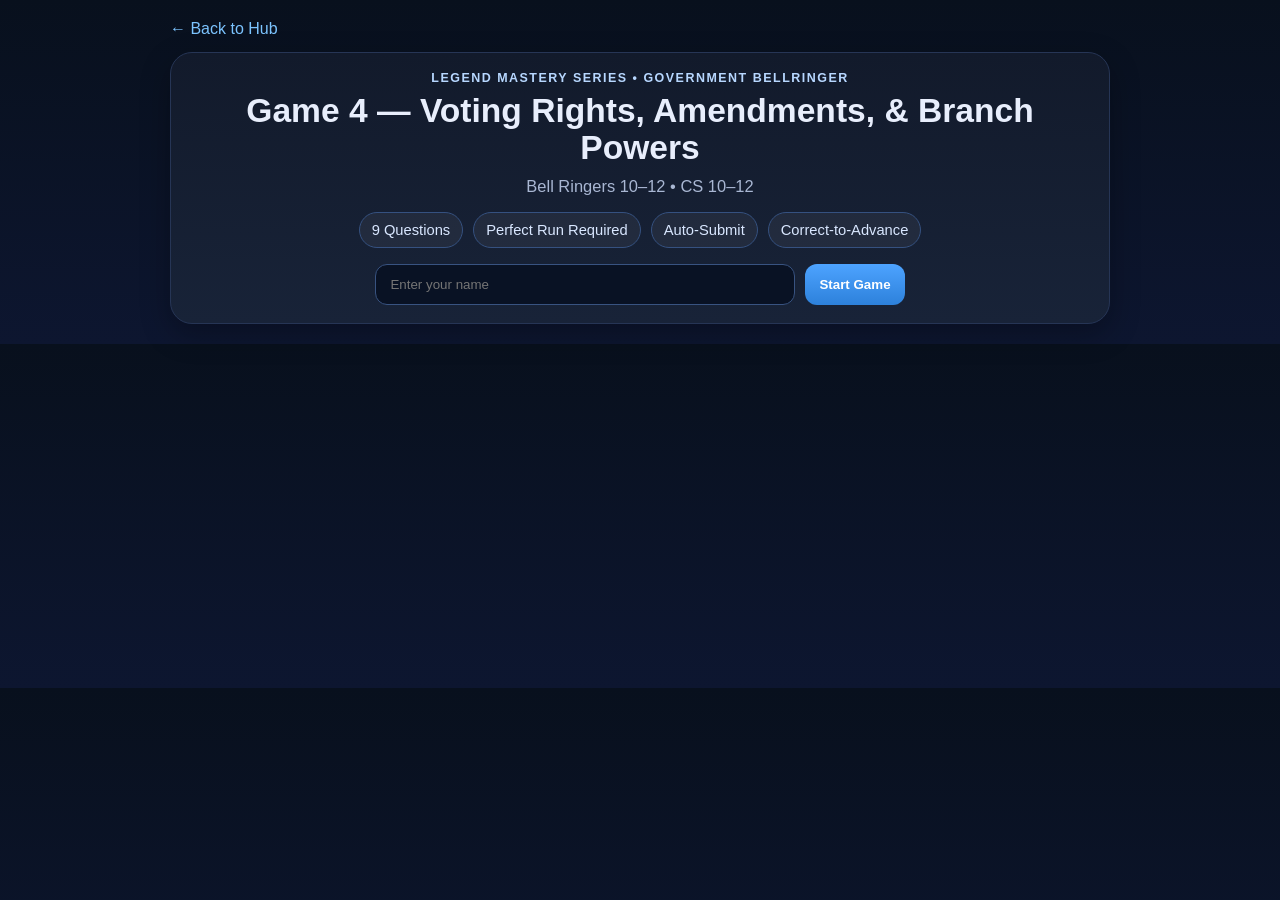
<file: games/gov-bellringer-game-4.html>
<!doctype html>
<html lang="en">
<head>
  <meta charset="utf-8" />
  <meta name="viewport" content="width=device-width,initial-scale=1" />
  <title>Game 4 — Voting Rights, Amendments, & Branch Powers</title>
  <link rel="stylesheet" href="../styles.css" />
</head>
<body>
  <div class="game-wrap">
    <a class="back-link" href="../index.html">← Back to Hub</a>

    <section id="startScreen" class="panel center">
      <div class="kicker">Legend Mastery Series • Government Bellringer</div>
      <h1>Game 4 — Voting Rights, Amendments, & Branch Powers</h1>
      <p class="sub" style="margin: 0 auto 8px; max-width:760px;">Bell Ringers 10–12 • CS 10–12</p>
      <div class="pills" style="justify-content:center;">
        <span class="pill">9 Questions</span>
        <span class="pill">Perfect Run Required</span>
        <span class="pill">Auto-Submit</span>
        <span class="pill">Correct-to-Advance</span>
      </div>
      <div class="input-row">
        <input id="studentName" type="text" placeholder="Enter your name" />
        <button id="beginBtn" class="btn">Start Game</button>
      </div>
      <div id="startError" class="msg bad hidden" style="max-width:520px;margin:14px auto 0;"></div>
    </section>

    <section id="gameScreen" class="panel hidden">
      <div class="topbar">
        <div>
          <div class="kicker">Government Bellringer Mastery</div>
          <h1 style="font-size:1.65rem;margin:0;">Game 4 — Voting Rights, Amendments, & Branch Powers</h1>
        </div>
        <button id="restartBtn" class="btn secondary">Hard Reset</button>
      </div>

      <div class="hud">
        <div class="hud-card">
          <div class="hud-label">Progress</div>
          <div id="hudProgress" class="hud-value">1 / 9</div>
        </div>
        <div class="hud-card">
          <div class="hud-label">Accuracy</div>
          <div id="hudAccuracy" class="hud-value">100%</div>
        </div>
        <div class="hud-card">
          <div class="hud-label">Misses</div>
          <div id="hudMisses" class="hud-value">0</div>
        </div>
        <div class="hud-card">
          <div class="hud-label">Runtime</div>
          <div id="hudTimer" class="hud-value">0:00</div>
        </div>
      </div>

      <div class="q-card">
        <div id="qMeta" class="small"></div>
        <div id="qStem" class="stem"></div>
        <div id="choices" class="choices"></div>
        <div id="messageBox" class="msg hidden"></div>
      </div>
      <div id="errorBox" class="error-box hidden"></div>
    </section>

    <section id="finishScreen" class="panel hidden center">
      <div class="kicker">Completion Screen</div>
      <h1 style="margin-bottom:10px;">Session Complete</h1>

      <div id="masteryPass" class="hidden">
        <div class="msg good" style="max-width:760px;margin:0 auto 14px;">
          <strong>Mastery achieved.</strong> Perfect run earned. Show your submit ticket.
        </div>

        <div class="ticket">
          <h2 style="margin-top:0;">Submit Ticket</h2>
          <div class="ticket-grid">
            <div class="ticket-item"><strong>Name</strong><br><span id="finalName"></span></div>
            <div class="ticket-item"><strong>Date</strong><br><span id="finalDate"></span></div>
            <div class="ticket-item"><strong>Start Time</strong><br><span id="finalStart"></span></div>
            <div class="ticket-item"><strong>End Time</strong><br><span id="finalEnd"></span></div>
            <div class="ticket-item"><strong>Runtime</strong><br><span id="finalRuntime"></span></div>
            <div class="ticket-item"><strong>Accuracy</strong><br><span id="finalAccuracy"></span></div>
            <div class="ticket-item"><strong>Misses</strong><br><span id="finalMisses"></span></div>
            <div class="ticket-item"><strong>Result</strong><br><span id="finalResult">Perfect Run</span></div>
          </div>
        </div>

        <div class="btn-row" style="justify-content:center;">
          <a class="btn secondary" href="../index.html">Back to Hub</a>
          <button id="restartBtn2" class="btn">Restart for Mastery</button>
        </div>
      </div>

      <div id="masteryFail" class="hidden">
        <div class="msg bad" style="max-width:760px;margin:0 auto 14px;">
          <strong>No ticket issued.</strong> A submit ticket is generated only for a perfect run with zero misses.
        </div>
        <div class="msg warn" style="max-width:760px;margin:0 auto 14px;">
          Mastery required — restart and complete the game at 100% on the first try for every question.
        </div>
        <div class="btn-row" style="justify-content:center;">
          <a class="btn secondary" href="../index.html">Back to Hub</a>
          <button id="restartBtn2" class="btn">Restart for Mastery</button>
        </div>
      </div>
    </section>
  </div>
  <script>
const QUESTIONS = [{"stem": "Which amendment specifically prohibited denying the right to vote based on gender?", "choices": [{"label": "A.", "text": "15th Amendment", "correct": false}, {"label": "B.", "text": "19th Amendment", "correct": true}, {"label": "C.", "text": "24th Amendment", "correct": false}, {"label": "D.", "text": "26th Amendment", "correct": false}], "hint": "This amendment expanded suffrage to women.", "explanation": "The Nineteenth Amendment prohibited denying the right to vote on the basis of sex."}, {"stem": "Poll taxes were most directly used to:", "choices": [{"label": "A.", "text": "Fund state governments", "correct": false}, {"label": "B.", "text": "Encourage voter participation", "correct": false}, {"label": "C.", "text": "Restrict voting by African Americans and poor citizens", "correct": true}, {"label": "D.", "text": "Enforce literacy requirements", "correct": false}], "hint": "Think about barriers used to limit voting access.", "explanation": "Poll taxes were used to restrict voting, especially for African Americans and poor citizens."}, {"stem": "Collectively, amendments expanding suffrage demonstrate that voting rights in the U.S.:", "choices": [{"label": "A.", "text": "Were fully protected at the founding", "correct": false}, {"label": "B.", "text": "Have expanded through constitutional change", "correct": true}, {"label": "C.", "text": "Are controlled solely by the states", "correct": false}, {"label": "D.", "text": "Have remained unchanged since Reconstruction", "correct": false}], "hint": "Focus on the pattern shown by multiple amendments over time.", "explanation": "Voting rights expanded over time through constitutional amendments that broadened participation."}, {"stem": "Why was the 12th Amendment adopted?", "choices": [{"label": "A.", "text": "To limit presidential terms", "correct": false}, {"label": "B.", "text": "To establish separate elections for president and vice president", "correct": true}, {"label": "C.", "text": "To grant voting rights to Washington, D.C.", "correct": false}, {"label": "D.", "text": "To clarify judicial authority", "correct": false}], "hint": "It changed how Electoral College votes are cast for top executive offices.", "explanation": "The Twelfth Amendment required separate Electoral College votes for president and vice president."}, {"stem": "Which amendment limited presidents to two terms in office?", "choices": [{"label": "A.", "text": "22nd Amendment", "correct": true}, {"label": "B.", "text": "23rd Amendment", "correct": false}, {"label": "C.", "text": "24th Amendment", "correct": false}, {"label": "D.", "text": "25th Amendment", "correct": false}], "hint": "This came after Franklin Roosevelt's four elections.", "explanation": "The Twenty-Second Amendment limited presidents to two elected terms."}, {"stem": "The 25th Amendment addresses issues related to:", "choices": [{"label": "A.", "text": "Judicial review", "correct": false}, {"label": "B.", "text": "Presidential succession and disability", "correct": true}, {"label": "C.", "text": "Electoral College voting", "correct": false}, {"label": "D.", "text": "Congressional leadership", "correct": false}], "hint": "Think about what happens if a president cannot serve.", "explanation": "The Twenty-Fifth Amendment deals with presidential succession and procedures for presidential disability."}, {"stem": "Which branch of government is primarily responsible for making laws?", "choices": [{"label": "A.", "text": "Executive", "correct": false}, {"label": "B.", "text": "Judicial", "correct": false}, {"label": "C.", "text": "Legislative", "correct": true}, {"label": "D.", "text": "Administrative", "correct": false}], "hint": "This branch writes and passes legislation.", "explanation": "The legislative branch is responsible for making laws."}, {"stem": "Issuing executive orders is a power of the:", "choices": [{"label": "A.", "text": "Legislative branch", "correct": false}, {"label": "B.", "text": "Judicial branch", "correct": false}, {"label": "C.", "text": "Executive branch", "correct": true}, {"label": "D.", "text": "State governments", "correct": false}], "hint": "This action belongs to the branch headed by the president.", "explanation": "Executive orders are directives issued by the executive branch, usually by the president."}, {"stem": "Which action best illustrates the judicial branch’s role in public policy?", "choices": [{"label": "A.", "text": "Passing a federal budget", "correct": false}, {"label": "B.", "text": "Enforcing immigration laws", "correct": false}, {"label": "C.", "text": "Interpreting the constitutionality of laws", "correct": true}, {"label": "D.", "text": "Appointing cabinet members", "correct": false}], "hint": "The judicial branch evaluates laws against the Constitution.", "explanation": "The courts influence public policy by interpreting whether laws are constitutional."}];

const state = {
  idx: 0,
  misses: 0,
  locked: false,
  startedAt: null,
  endedAt: null,
  studentName: "",
};

const $ = (id) => document.getElementById(id);

function now(){
  return new Date();
}
function formatTime(d){
  return d.toLocaleTimeString([], {hour:'numeric', minute:'2-digit', second:'2-digit'});
}
function formatDate(d){
  return d.toLocaleDateString();
}
function elapsedMs(){
  if(!state.startedAt) return 0;
  const end = state.endedAt || now();
  return end - state.startedAt;
}
function formatElapsed(ms){
  const total = Math.floor(ms / 1000);
  const h = Math.floor(total / 3600);
  const m = Math.floor((total % 3600) / 60);
  const s = total % 60;
  if(h > 0) return `${h}:${String(m).padStart(2,'0')}:${String(s).padStart(2,'0')}`;
  return `${m}:${String(s).padStart(2,'0')}`;
}
function accuracy(){
  const attempted = state.idx + state.misses;
  if(attempted <= 0) return 100;
  const correctFirstTry = state.idx;
  return Math.round((correctFirstTry / attempted) * 100);
}
function updateHud(){
  $('hudProgress').textContent = `${Math.min(state.idx + 1, QUESTIONS.length)} / ${QUESTIONS.length}`;
  $('hudAccuracy').textContent = `${accuracy()}%`;
  $('hudMisses').textContent = `${state.misses}`;
  $('hudTimer').textContent = formatElapsed(elapsedMs());
}
function startTimer(){
  setInterval(() => {
    if (state.startedAt && !state.endedAt) updateHud();
  }, 250);
}
function startGame(){
  const name = $('studentName').value.trim();
  if(!name){
    $('startError').classList.remove('hidden');
    $('startError').textContent = 'Enter your name to begin.';
    return;
  }
  state.studentName = name;
  state.startedAt = now();
  $('startScreen').classList.add('hidden');
  $('gameScreen').classList.remove('hidden');
  renderQuestion();
}
function renderQuestion(){
  updateHud();
  const q = QUESTIONS[state.idx];
  $('qMeta').textContent = `Question ${state.idx + 1} of ${QUESTIONS.length}`;
  $('qStem').textContent = q.stem;
  $('messageBox').className = 'msg hidden';
  $('messageBox').textContent = '';
  const choices = $('choices');
  choices.innerHTML = '';
  q.choices.forEach((choice, i) => {
    const btn = document.createElement('button');
    btn.className = 'choice';
    btn.innerHTML = `<strong>${choice.label}</strong> ${choice.text}`;
    btn.addEventListener('click', () => handleChoice(i, btn));
    choices.appendChild(btn);
  });
}
function disableChoices(){
  [...document.querySelectorAll('.choice')].forEach(btn => btn.disabled = true);
}
function showMsg(kind, html){
  const box = $('messageBox');
  box.className = `msg ${kind}`;
  box.innerHTML = html;
}
function handleChoice(choiceIndex, btn){
  if(state.locked) return;
  state.locked = true;
  const q = QUESTIONS[state.idx];
  const correctIndex = q.choices.findIndex(c => c.correct);

  if(choiceIndex === correctIndex){
    btn.classList.add('correct');
    disableChoices();
    showMsg('good', `<strong>Correct.</strong> ${q.explanation}`);
    setTimeout(() => {
      state.idx += 1;
      state.locked = false;
      if(state.idx >= QUESTIONS.length){
        finishGame();
      } else {
        renderQuestion();
      }
    }, 5000);
  } else {
    btn.classList.add('incorrect');
    state.misses += 1;
    updateHud();
    showMsg('bad', `<strong>Not yet.</strong> ${q.hint}<br><span class="notice">Your accuracy has been reduced. Choose again to continue.</span>`);
    state.locked = false;
  }
}
function finishGame(){
  state.endedAt = now();
  $('gameScreen').classList.add('hidden');
  $('finishScreen').classList.remove('hidden');

  $('finalName').textContent = state.studentName;
  $('finalDate').textContent = formatDate(state.endedAt);
  $('finalStart').textContent = formatTime(state.startedAt);
  $('finalEnd').textContent = formatTime(state.endedAt);
  $('finalRuntime').textContent = formatElapsed(elapsedMs());
  $('finalAccuracy').textContent = `${accuracy()}%`;
  $('finalMisses').textContent = `${state.misses}`;

  if(state.misses === 0){
    $('masteryPass').classList.remove('hidden');
    $('masteryFail').classList.add('hidden');
  } else {
    $('masteryPass').classList.add('hidden');
    $('masteryFail').classList.remove('hidden');
  }
}
function restartGame(){
  window.location.reload();
}
window.addEventListener('error', (e) => {
  const box = $('errorBox');
  if(box){
    box.classList.remove('hidden');
    box.textContent = `Error: ${e.message}\n${e.filename}:${e.lineno}`;
  }
});
window.addEventListener('DOMContentLoaded', () => {
  startTimer();
  updateHud();
  $('beginBtn').addEventListener('click', startGame);
  $('restartBtn').addEventListener('click', restartGame);
  $('restartBtn2').addEventListener('click', restartGame);
});
</script>
</body>
</html>
</file>
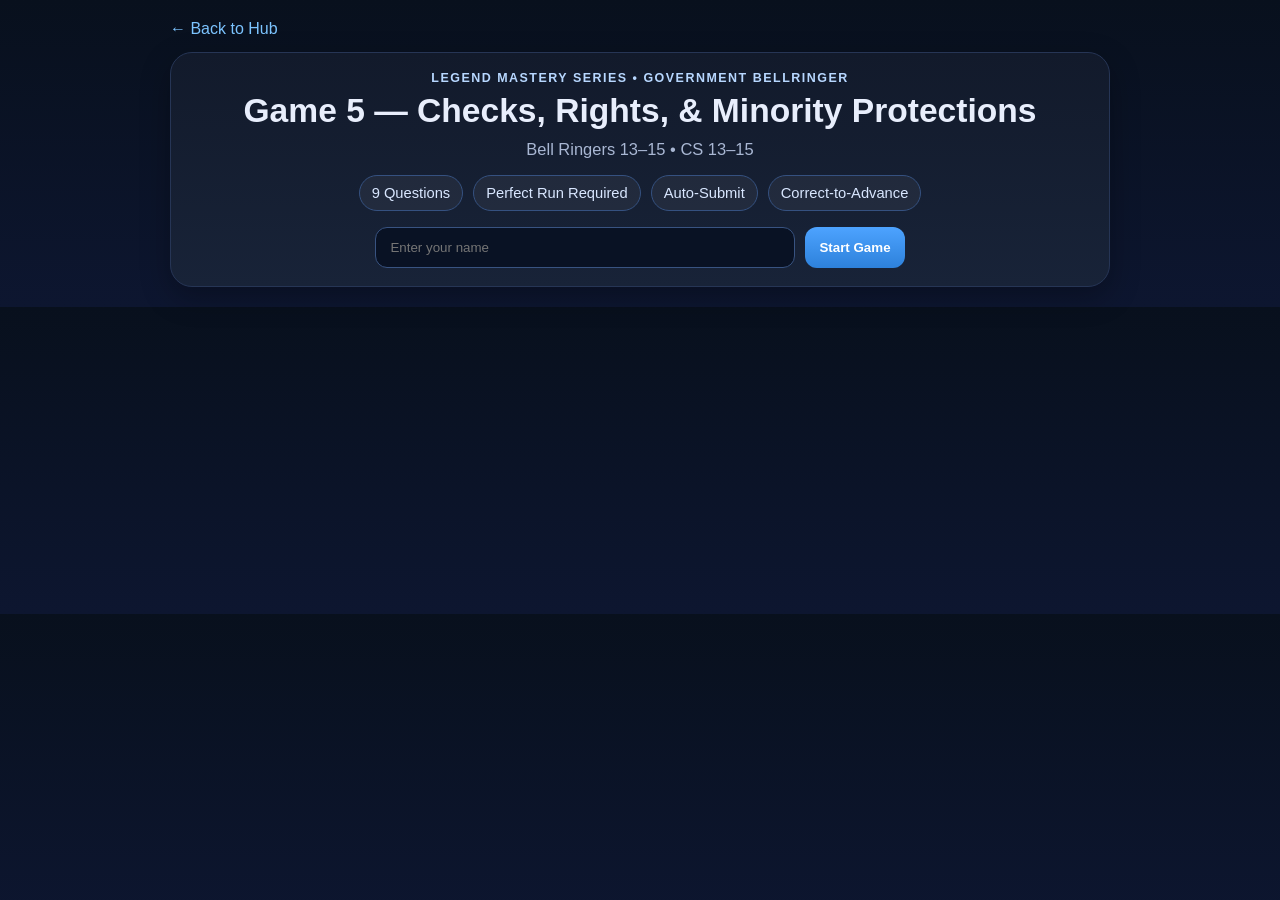
<file: games/gov-bellringer-game-5.html>
<!doctype html>
<html lang="en">
<head>
  <meta charset="utf-8" />
  <meta name="viewport" content="width=device-width,initial-scale=1" />
  <title>Game 5 — Checks, Rights, & Minority Protections</title>
  <link rel="stylesheet" href="../styles.css" />
</head>
<body>
  <div class="game-wrap">
    <a class="back-link" href="../index.html">← Back to Hub</a>

    <section id="startScreen" class="panel center">
      <div class="kicker">Legend Mastery Series • Government Bellringer</div>
      <h1>Game 5 — Checks, Rights, & Minority Protections</h1>
      <p class="sub" style="margin: 0 auto 8px; max-width:760px;">Bell Ringers 13–15 • CS 13–15</p>
      <div class="pills" style="justify-content:center;">
        <span class="pill">9 Questions</span>
        <span class="pill">Perfect Run Required</span>
        <span class="pill">Auto-Submit</span>
        <span class="pill">Correct-to-Advance</span>
      </div>
      <div class="input-row">
        <input id="studentName" type="text" placeholder="Enter your name" />
        <button id="beginBtn" class="btn">Start Game</button>
      </div>
      <div id="startError" class="msg bad hidden" style="max-width:520px;margin:14px auto 0;"></div>
    </section>

    <section id="gameScreen" class="panel hidden">
      <div class="topbar">
        <div>
          <div class="kicker">Government Bellringer Mastery</div>
          <h1 style="font-size:1.65rem;margin:0;">Game 5 — Checks, Rights, & Minority Protections</h1>
        </div>
        <button id="restartBtn" class="btn secondary">Hard Reset</button>
      </div>

      <div class="hud">
        <div class="hud-card">
          <div class="hud-label">Progress</div>
          <div id="hudProgress" class="hud-value">1 / 9</div>
        </div>
        <div class="hud-card">
          <div class="hud-label">Accuracy</div>
          <div id="hudAccuracy" class="hud-value">100%</div>
        </div>
        <div class="hud-card">
          <div class="hud-label">Misses</div>
          <div id="hudMisses" class="hud-value">0</div>
        </div>
        <div class="hud-card">
          <div class="hud-label">Runtime</div>
          <div id="hudTimer" class="hud-value">0:00</div>
        </div>
      </div>

      <div class="q-card">
        <div id="qMeta" class="small"></div>
        <div id="qStem" class="stem"></div>
        <div id="choices" class="choices"></div>
        <div id="messageBox" class="msg hidden"></div>
      </div>
      <div id="errorBox" class="error-box hidden"></div>
    </section>

    <section id="finishScreen" class="panel hidden center">
      <div class="kicker">Completion Screen</div>
      <h1 style="margin-bottom:10px;">Session Complete</h1>

      <div id="masteryPass" class="hidden">
        <div class="msg good" style="max-width:760px;margin:0 auto 14px;">
          <strong>Mastery achieved.</strong> Perfect run earned. Show your submit ticket.
        </div>

        <div class="ticket">
          <h2 style="margin-top:0;">Submit Ticket</h2>
          <div class="ticket-grid">
            <div class="ticket-item"><strong>Name</strong><br><span id="finalName"></span></div>
            <div class="ticket-item"><strong>Date</strong><br><span id="finalDate"></span></div>
            <div class="ticket-item"><strong>Start Time</strong><br><span id="finalStart"></span></div>
            <div class="ticket-item"><strong>End Time</strong><br><span id="finalEnd"></span></div>
            <div class="ticket-item"><strong>Runtime</strong><br><span id="finalRuntime"></span></div>
            <div class="ticket-item"><strong>Accuracy</strong><br><span id="finalAccuracy"></span></div>
            <div class="ticket-item"><strong>Misses</strong><br><span id="finalMisses"></span></div>
            <div class="ticket-item"><strong>Result</strong><br><span id="finalResult">Perfect Run</span></div>
          </div>
        </div>

        <div class="btn-row" style="justify-content:center;">
          <a class="btn secondary" href="../index.html">Back to Hub</a>
          <button id="restartBtn2" class="btn">Restart for Mastery</button>
        </div>
      </div>

      <div id="masteryFail" class="hidden">
        <div class="msg bad" style="max-width:760px;margin:0 auto 14px;">
          <strong>No ticket issued.</strong> A submit ticket is generated only for a perfect run with zero misses.
        </div>
        <div class="msg warn" style="max-width:760px;margin:0 auto 14px;">
          Mastery required — restart and complete the game at 100% on the first try for every question.
        </div>
        <div class="btn-row" style="justify-content:center;">
          <a class="btn secondary" href="../index.html">Back to Hub</a>
          <button id="restartBtn2" class="btn">Restart for Mastery</button>
        </div>
      </div>
    </section>
  </div>

<script>
const QUESTIONS = [{"stem":"Congress overriding a presidential veto is an example of:","choices":[{"label":"A.","text":"Judicial review","correct":false},{"label":"B.","text":"Federalism","correct":false},{"label":"C.","text":"Checks and balances","correct":true},{"label":"D.","text":"Separation of powers","correct":false}],"hint":"One branch is checking the power of another branch.","explanation":"Overriding a veto is a classic example of checks and balances between branches."},{"stem":"Which action allows the judicial branch to check Congress?","choices":[{"label":"A.","text":"Confirming appointments","correct":false},{"label":"B.","text":"Declaring laws unconstitutional","correct":true},{"label":"C.","text":"Proposing amendments","correct":false},{"label":"D.","text":"Passing legislation","correct":false}],"hint":"Courts use constitutional review, not lawmaking.","explanation":"The judicial branch checks Congress by declaring laws unconstitutional."},{"stem":"Which factor can most directly affect how the branches interact on public policy?","choices":[{"label":"A.","text":"Population size","correct":false},{"label":"B.","text":"Interest group involvement","correct":true},{"label":"C.","text":"Geographic location","correct":false},{"label":"D.","text":"Constitutional amendments only","correct":false}],"hint":"Think about outside influence on policymaking.","explanation":"Interest groups can influence how branches interact and respond on public policy issues."},{"stem":"Which right is most directly related to participation in the political process?","choices":[{"label":"A.","text":"Protection from unreasonable searches","correct":false},{"label":"B.","text":"Freedom of speech","correct":true},{"label":"C.","text":"Right to private property","correct":false},{"label":"D.","text":"Right to bear arms","correct":false}],"hint":"This right allows citizens to express political ideas publicly.","explanation":"Freedom of speech is central to participating in the political process."},{"stem":"Serving on a jury is best described as:","choices":[{"label":"A.","text":"An optional privilege","correct":false},{"label":"B.","text":"A civic responsibility connected to individual rights","correct":true},{"label":"C.","text":"A judicial power","correct":false},{"label":"D.","text":"A form of public policy","correct":false}],"hint":"It is part of citizenship and helps protect fair trials.","explanation":"Jury service is a civic responsibility that supports the justice system and individual rights."},{"stem":"The doctrine of incorporation is significant because it:","choices":[{"label":"A.","text":"Applies state laws to the federal government","correct":false},{"label":"B.","text":"Extends most Bill of Rights protections to the states","correct":true},{"label":"C.","text":"Limits Supreme Court authority","correct":false},{"label":"D.","text":"Eliminates state constitutions","correct":false}],"hint":"Think about applying rights protections beyond the national level.","explanation":"Incorporation used the Fourteenth Amendment to apply most Bill of Rights protections to the states."},{"stem":"Historically, which factor most often led to the denial of civil rights for minority groups in the United States?","choices":[{"label":"A.","text":"Weak state governments","correct":false},{"label":"B.","text":"Majority rule without protections for minority rights","correct":true},{"label":"C.","text":"Lack of constitutional amendments","correct":false},{"label":"D.","text":"Excessive judicial power","correct":false}],"hint":"The problem comes when the majority is unchecked.","explanation":"Minority rights have often been denied when majority rule operated without strong protections."},{"stem":"Which action best illustrates the legislative branch extending civil rights to marginalized groups?","choices":[{"label":"A.","text":"Declaring laws unconstitutional","correct":false},{"label":"B.","text":"Enacting civil rights and voting rights acts","correct":true},{"label":"C.","text":"Deploying federal troops","correct":false},{"label":"D.","text":"Incorporating the Bill of Rights","correct":false}],"hint":"This branch extends rights through statutory law.","explanation":"Congress has expanded civil rights through legislation such as civil rights and voting rights acts."},{"stem":"The Doctrine of Incorporation has primarily been used by which branch of government?","choices":[{"label":"A.","text":"Legislative","correct":false},{"label":"B.","text":"Executive","correct":false},{"label":"C.","text":"Judicial","correct":true},{"label":"D.","text":"State","correct":false}],"hint":"This doctrine developed through court interpretation.","explanation":"The doctrine of incorporation has been developed and applied primarily by the judicial branch."}];

const state = { idx: 0, misses: 0, locked: false, startedAt: null, endedAt: null, studentName: "" };
const $ = (id) => document.getElementById(id);

function now(){ return new Date(); }
function formatTime(d){ return d.toLocaleTimeString([], {hour:'numeric', minute:'2-digit', second:'2-digit'}); }
function formatDate(d){ return d.toLocaleDateString(); }
function elapsedMs(){ if(!state.startedAt) return 0; const end = state.endedAt || now(); return end - state.startedAt; }
function formatElapsed(ms){ const total = Math.floor(ms / 1000); const h = Math.floor(total / 3600); const m = Math.floor((total % 3600) / 60); const s = total % 60; if(h > 0) return `${h}:${String(m).padStart(2,'0')}:${String(s).padStart(2,'0')}`; return `${m}:${String(s).padStart(2,'0')}`; }
function accuracy(){ const attempted = state.idx + state.misses; if(attempted <= 0) return 100; const correctFirstTry = state.idx; return Math.round((correctFirstTry / attempted) * 100); }
function updateHud(){ $('hudProgress').textContent = `${Math.min(state.idx + 1, QUESTIONS.length)} / ${QUESTIONS.length}`; $('hudAccuracy').textContent = `${accuracy()}%`; $('hudMisses').textContent = `${state.misses}`; $('hudTimer').textContent = formatElapsed(elapsedMs()); }
function startTimer(){ setInterval(() => { if (state.startedAt && !state.endedAt) updateHud(); }, 250); }
function startGame(){ const name = $('studentName').value.trim(); if(!name){ $('startError').classList.remove('hidden'); $('startError').textContent = 'Enter your name to begin.'; return; } state.studentName = name; state.startedAt = now(); $('startScreen').classList.add('hidden'); $('gameScreen').classList.remove('hidden'); renderQuestion(); }
function renderQuestion(){ updateHud(); const q = QUESTIONS[state.idx]; $('qMeta').textContent = `Question ${state.idx + 1} of ${QUESTIONS.length}`; $('qStem').textContent = q.stem; $('messageBox').className = 'msg hidden'; $('messageBox').textContent = ''; const choices = $('choices'); choices.innerHTML = ''; q.choices.forEach((choice, i) => { const btn = document.createElement('button'); btn.className = 'choice'; btn.innerHTML = `<strong>${choice.label}</strong> ${choice.text}`; btn.addEventListener('click', () => handleChoice(i, btn)); choices.appendChild(btn); }); }
function disableChoices(){ [...document.querySelectorAll('.choice')].forEach(btn => btn.disabled = true); }
function showMsg(kind, html){ const box = $('messageBox'); box.className = `msg ${kind}`; box.innerHTML = html; }
function handleChoice(choiceIndex, btn){ if(state.locked) return; state.locked = true; const q = QUESTIONS[state.idx]; const correctIndex = q.choices.findIndex(c => c.correct); if(choiceIndex === correctIndex){ btn.classList.add('correct'); disableChoices(); showMsg('good', `<strong>Correct.</strong> ${q.explanation}`); setTimeout(() => { state.idx += 1; state.locked = false; if(state.idx >= QUESTIONS.length){ finishGame(); } else { renderQuestion(); } }, 5000); } else { btn.classList.add('incorrect'); state.misses += 1; updateHud(); showMsg('bad', `<strong>Not yet.</strong> ${q.hint}<br><span class="notice">Your accuracy has been reduced. Choose again to continue.</span>`); state.locked = false; } }
function finishGame(){ state.endedAt = now(); $('gameScreen').classList.add('hidden'); $('finishScreen').classList.remove('hidden'); $('finalName').textContent = state.studentName; $('finalDate').textContent = formatDate(state.endedAt); $('finalStart').textContent = formatTime(state.startedAt); $('finalEnd').textContent = formatTime(state.endedAt); $('finalRuntime').textContent = formatElapsed(elapsedMs()); $('finalAccuracy').textContent = `${accuracy()}%`; $('finalMisses').textContent = `${state.misses}`; if(state.misses === 0){ $('masteryPass').classList.remove('hidden'); $('masteryFail').classList.add('hidden'); } else { $('masteryPass').classList.add('hidden'); $('masteryFail').classList.remove('hidden'); } }
function restartGame(){ window.location.reload(); }
window.addEventListener('error', (e) => { const box = $('errorBox'); if(box){ box.classList.remove('hidden'); box.textContent = `Error: ${e.message}\n${e.filename}:${e.lineno}`; }});
window.addEventListener('DOMContentLoaded', () => { startTimer(); updateHud(); $('beginBtn').addEventListener('click', startGame); $('restartBtn').addEventListener('click', restartGame); $('restartBtn2').addEventListener('click', restartGame); });
</script>
</body>
</html>
</file>
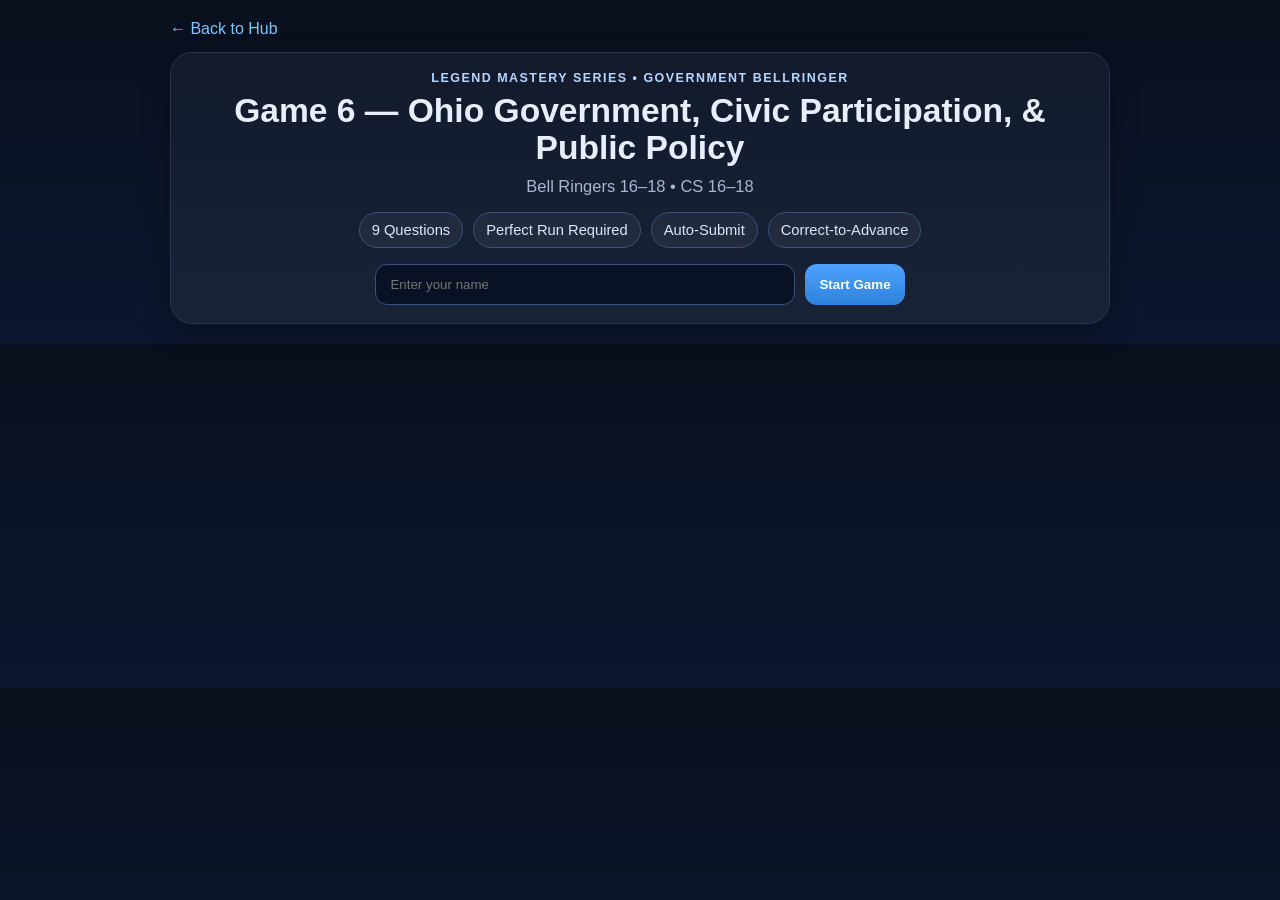
<file: games/gov-bellringer-game-6.html>
<!doctype html>
<html lang="en">
<head>
  <meta charset="utf-8" />
  <meta name="viewport" content="width=device-width,initial-scale=1" />
  <title>Game 6 — Ohio Government, Civic Participation, & Public Policy</title>
  <link rel="stylesheet" href="../styles.css" />
</head>
<body>
  <div class="game-wrap">
    <a class="back-link" href="../index.html">← Back to Hub</a>

    <section id="startScreen" class="panel center">
      <div class="kicker">Legend Mastery Series • Government Bellringer</div>
      <h1>Game 6 — Ohio Government, Civic Participation, & Public Policy</h1>
      <p class="sub" style="margin: 0 auto 8px; max-width:760px;">Bell Ringers 16–18 • CS 16–18</p>
      <div class="pills" style="justify-content:center;">
        <span class="pill">9 Questions</span>
        <span class="pill">Perfect Run Required</span>
        <span class="pill">Auto-Submit</span>
        <span class="pill">Correct-to-Advance</span>
      </div>
      <div class="input-row">
        <input id="studentName" type="text" placeholder="Enter your name" />
        <button id="beginBtn" class="btn">Start Game</button>
      </div>
      <div id="startError" class="msg bad hidden" style="max-width:520px;margin:14px auto 0;"></div>
    </section>

    <section id="gameScreen" class="panel hidden">
      <div class="topbar">
        <div>
          <div class="kicker">Government Bellringer Mastery</div>
          <h1 style="font-size:1.65rem;margin:0;">Game 6 — Ohio Government, Civic Participation, & Public Policy</h1>
        </div>
        <button id="restartBtn" class="btn secondary">Hard Reset</button>
      </div>

      <div class="hud">
        <div class="hud-card">
          <div class="hud-label">Progress</div>
          <div id="hudProgress" class="hud-value">1 / 9</div>
        </div>
        <div class="hud-card">
          <div class="hud-label">Accuracy</div>
          <div id="hudAccuracy" class="hud-value">100%</div>
        </div>
        <div class="hud-card">
          <div class="hud-label">Misses</div>
          <div id="hudMisses" class="hud-value">0</div>
        </div>
        <div class="hud-card">
          <div class="hud-label">Runtime</div>
          <div id="hudTimer" class="hud-value">0:00</div>
        </div>
      </div>

      <div class="q-card">
        <div id="qMeta" class="small"></div>
        <div id="qStem" class="stem"></div>
        <div id="choices" class="choices"></div>
        <div id="messageBox" class="msg hidden"></div>
      </div>
      <div id="errorBox" class="error-box hidden"></div>
    </section>

    <section id="finishScreen" class="panel hidden center">
      <div class="kicker">Completion Screen</div>
      <h1 style="margin-bottom:10px;">Session Complete</h1>

      <div id="masteryPass" class="hidden">
        <div class="msg good" style="max-width:760px;margin:0 auto 14px;">
          <strong>Mastery achieved.</strong> Perfect run earned. Show your submit ticket.
        </div>

        <div class="ticket">
          <h2 style="margin-top:0;">Submit Ticket</h2>
          <div class="ticket-grid">
            <div class="ticket-item"><strong>Name</strong><br><span id="finalName"></span></div>
            <div class="ticket-item"><strong>Date</strong><br><span id="finalDate"></span></div>
            <div class="ticket-item"><strong>Start Time</strong><br><span id="finalStart"></span></div>
            <div class="ticket-item"><strong>End Time</strong><br><span id="finalEnd"></span></div>
            <div class="ticket-item"><strong>Runtime</strong><br><span id="finalRuntime"></span></div>
            <div class="ticket-item"><strong>Accuracy</strong><br><span id="finalAccuracy"></span></div>
            <div class="ticket-item"><strong>Misses</strong><br><span id="finalMisses"></span></div>
            <div class="ticket-item"><strong>Result</strong><br><span id="finalResult">Perfect Run</span></div>
          </div>
        </div>

        <div class="btn-row" style="justify-content:center;">
          <a class="btn secondary" href="../index.html">Back to Hub</a>
          <button id="restartBtn2" class="btn">Restart for Mastery</button>
        </div>
      </div>

      <div id="masteryFail" class="hidden">
        <div class="msg bad" style="max-width:760px;margin:0 auto 14px;">
          <strong>No ticket issued.</strong> A submit ticket is generated only for a perfect run with zero misses.
        </div>
        <div class="msg warn" style="max-width:760px;margin:0 auto 14px;">
          Mastery required — restart and complete the game at 100% on the first try for every question.
        </div>
        <div class="btn-row" style="justify-content:center;">
          <a class="btn secondary" href="../index.html">Back to Hub</a>
          <button id="restartBtn2" class="btn">Restart for Mastery</button>
        </div>
      </div>
    </section>
  </div>
  <script>
const QUESTIONS = [{"stem": "One similarity between the Ohio Constitution and the U.S. Constitution is that both:", "choices": [{"label": "A.", "text": "Require judges to be elected", "correct": false}, {"label": "B.", "text": "Allow citizen initiatives at the national level", "correct": false}, {"label": "C.", "text": "Establish three branches of government", "correct": true}, {"label": "D.", "text": "Impose legislative term limits", "correct": false}], "hint": "Focus on a shared structural feature.", "explanation": "Both constitutions establish legislative, executive, and judicial branches."}, {"stem": "Which feature is unique to the Ohio Constitution?", "choices": [{"label": "A.", "text": "Separation of powers", "correct": false}, {"label": "B.", "text": "A bill of rights", "correct": false}, {"label": "C.", "text": "Citizen initiative and referendum", "correct": true}, {"label": "D.", "text": "Checks and balances", "correct": false}], "hint": "This gives citizens a more direct role in state policymaking.", "explanation": "The Ohio Constitution includes initiative and referendum, which are not part of the U.S. Constitution."}, {"stem": "A major purpose of the 1851 Ohio Constitution was to:", "choices": [{"label": "A.", "text": "Strengthen federal authority", "correct": false}, {"label": "B.", "text": "Improve the ability to govern the state", "correct": true}, {"label": "C.", "text": "Eliminate judicial elections", "correct": false}, {"label": "D.", "text": "Reduce citizen participation", "correct": false}], "hint": "The change was aimed at better state governance.", "explanation": "The 1851 Ohio Constitution was designed to improve how the state could be governed."}, {"stem": "Which activity best represents civic involvement at the state level in Ohio?", "choices": [{"label": "A.", "text": "Serving on a local school board", "correct": false}, {"label": "B.", "text": "Voting in a gubernatorial election", "correct": true}, {"label": "C.", "text": "Attending a city council meeting", "correct": false}, {"label": "D.", "text": "Joining a neighborhood watch", "correct": false}], "hint": "Choose the option tied directly to statewide government.", "explanation": "Voting in a gubernatorial election is direct participation in Ohio state government."}, {"stem": "Organizing a community cleanup project is an example of civic participation at the:", "choices": [{"label": "A.", "text": "Federal level", "correct": false}, {"label": "B.", "text": "State level", "correct": false}, {"label": "C.", "text": "Local level", "correct": true}, {"label": "D.", "text": "Judicial level", "correct": false}], "hint": "This kind of participation is rooted in the immediate community.", "explanation": "Community cleanup projects are examples of local civic participation."}, {"stem": "Why is citizen involvement important at state and local levels of government?", "choices": [{"label": "A.", "text": "It replaces the need for elected officials", "correct": false}, {"label": "B.", "text": "It helps governments address community problems", "correct": true}, {"label": "C.", "text": "It limits the power of the federal government", "correct": false}, {"label": "D.", "text": "It ensures uniform policies nationwide", "correct": false}], "hint": "Participation helps communities solve their own issues.", "explanation": "Citizen involvement helps state and local governments respond to community needs and problems."}, {"stem": "Public policy issues are best described as:", "choices": [{"label": "A.", "text": "Laws passed by Congress only", "correct": false}, {"label": "B.", "text": "Matters of discussion and debate related to government functions", "correct": true}, {"label": "C.", "text": "Court decisions interpreting the Constitution", "correct": false}, {"label": "D.", "text": "Informal citizen actions", "correct": false}], "hint": "The definition is broader than one branch or one action.", "explanation": "Public policy issues are matters of discussion and debate connected to how government functions."}, {"stem": "Which entity best illustrates the federal executive branch addressing public policy?", "choices": [{"label": "A.", "text": "Congressional Budget Office", "correct": false}, {"label": "B.", "text": "Ohio Legislative Service Commission", "correct": false}, {"label": "C.", "text": "Department of State", "correct": true}, {"label": "D.", "text": "Ohio Courts of Common Pleas", "correct": false}], "hint": "Look for a federal executive department.", "explanation": "The Department of State is part of the federal executive branch and helps carry out public policy."}, {"stem": "Public policy issues often involve multiple levels of government because:", "choices": [{"label": "A.", "text": "The Constitution requires cooperation", "correct": false}, {"label": "B.", "text": "Issues are simple and limited in scope", "correct": false}, {"label": "C.", "text": "Collaboration or conflict may occur across branches and levels", "correct": true}, {"label": "D.", "text": "Federal authority always overrides state authority", "correct": false}], "hint": "These issues frequently cross boundaries and responsibilities.", "explanation": "Public policy often involves multiple levels because branches and governments may collaborate or conflict over the issue."}];

const state = {
  idx: 0,
  misses: 0,
  locked: false,
  startedAt: null,
  endedAt: null,
  studentName: "",
};

const $ = (id) => document.getElementById(id);

function now(){
  return new Date();
}
function formatTime(d){
  return d.toLocaleTimeString([], {hour:'numeric', minute:'2-digit', second:'2-digit'});
}
function formatDate(d){
  return d.toLocaleDateString();
}
function elapsedMs(){
  if(!state.startedAt) return 0;
  const end = state.endedAt || now();
  return end - state.startedAt;
}
function formatElapsed(ms){
  const total = Math.floor(ms / 1000);
  const h = Math.floor(total / 3600);
  const m = Math.floor((total % 3600) / 60);
  const s = total % 60;
  if(h > 0) return `${h}:${String(m).padStart(2,'0')}:${String(s).padStart(2,'0')}`;
  return `${m}:${String(s).padStart(2,'0')}`;
}
function accuracy(){
  const attempted = state.idx + state.misses;
  if(attempted <= 0) return 100;
  const correctFirstTry = state.idx;
  return Math.round((correctFirstTry / attempted) * 100);
}
function updateHud(){
  $('hudProgress').textContent = `${Math.min(state.idx + 1, QUESTIONS.length)} / ${QUESTIONS.length}`;
  $('hudAccuracy').textContent = `${accuracy()}%`;
  $('hudMisses').textContent = `${state.misses}`;
  $('hudTimer').textContent = formatElapsed(elapsedMs());
}
function startTimer(){
  setInterval(() => {
    if (state.startedAt && !state.endedAt) updateHud();
  }, 250);
}
function startGame(){
  const name = $('studentName').value.trim();
  if(!name){
    $('startError').classList.remove('hidden');
    $('startError').textContent = 'Enter your name to begin.';
    return;
  }
  state.studentName = name;
  state.startedAt = now();
  $('startScreen').classList.add('hidden');
  $('gameScreen').classList.remove('hidden');
  renderQuestion();
}
function renderQuestion(){
  updateHud();
  const q = QUESTIONS[state.idx];
  $('qMeta').textContent = `Question ${state.idx + 1} of ${QUESTIONS.length}`;
  $('qStem').textContent = q.stem;
  $('messageBox').className = 'msg hidden';
  $('messageBox').textContent = '';
  const choices = $('choices');
  choices.innerHTML = '';
  q.choices.forEach((choice, i) => {
    const btn = document.createElement('button');
    btn.className = 'choice';
    btn.innerHTML = `<strong>${choice.label}</strong> ${choice.text}`;
    btn.addEventListener('click', () => handleChoice(i, btn));
    choices.appendChild(btn);
  });
}
function disableChoices(){
  [...document.querySelectorAll('.choice')].forEach(btn => btn.disabled = true);
}
function showMsg(kind, html){
  const box = $('messageBox');
  box.className = `msg ${kind}`;
  box.innerHTML = html;
}
function handleChoice(choiceIndex, btn){
  if(state.locked) return;
  state.locked = true;
  const q = QUESTIONS[state.idx];
  const correctIndex = q.choices.findIndex(c => c.correct);

  if(choiceIndex === correctIndex){
    btn.classList.add('correct');
    disableChoices();
    showMsg('good', `<strong>Correct.</strong> ${q.explanation}`);
    setTimeout(() => {
      state.idx += 1;
      state.locked = false;
      if(state.idx >= QUESTIONS.length){
        finishGame();
      } else {
        renderQuestion();
      }
    }, 5000);
  } else {
    btn.classList.add('incorrect');
    state.misses += 1;
    updateHud();
    showMsg('bad', `<strong>Not yet.</strong> ${q.hint}<br><span class="notice">Your accuracy has been reduced. Choose again to continue.</span>`);
    state.locked = false;
  }
}
function finishGame(){
  state.endedAt = now();
  $('gameScreen').classList.add('hidden');
  $('finishScreen').classList.remove('hidden');

  $('finalName').textContent = state.studentName;
  $('finalDate').textContent = formatDate(state.endedAt);
  $('finalStart').textContent = formatTime(state.startedAt);
  $('finalEnd').textContent = formatTime(state.endedAt);
  $('finalRuntime').textContent = formatElapsed(elapsedMs());
  $('finalAccuracy').textContent = `${accuracy()}%`;
  $('finalMisses').textContent = `${state.misses}`;

  if(state.misses === 0){
    $('masteryPass').classList.remove('hidden');
    $('masteryFail').classList.add('hidden');
  } else {
    $('masteryPass').classList.add('hidden');
    $('masteryFail').classList.remove('hidden');
  }
}
function restartGame(){
  window.location.reload();
}
window.addEventListener('error', (e) => {
  const box = $('errorBox');
  if(box){
    box.classList.remove('hidden');
    box.textContent = `Error: ${e.message}\n${e.filename}:${e.lineno}`;
  }
});
window.addEventListener('DOMContentLoaded', () => {
  startTimer();
  updateHud();
  $('beginBtn').addEventListener('click', startGame);
  $('restartBtn').addEventListener('click', restartGame);
  $('restartBtn2').addEventListener('click', restartGame);
});
</script>
</body>
</html>
</file>
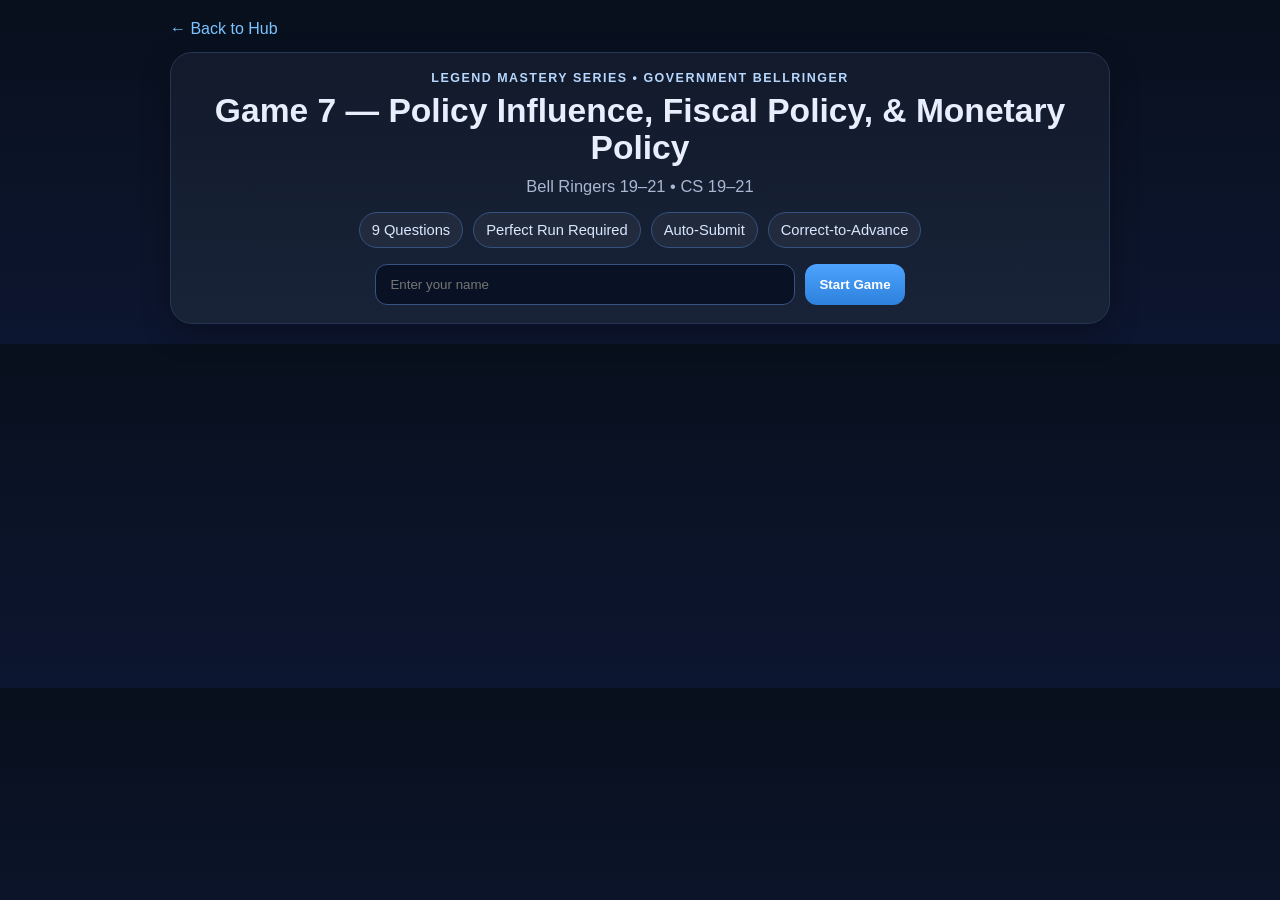
<file: games/gov-bellringer-game-7.html>
<!doctype html>
<html lang="en">
<head>
<meta charset="utf-8" />
<meta name="viewport" content="width=device-width,initial-scale=1" />
<title>Game 7 — Policy Influence, Fiscal Policy, & Monetary Policy</title>
<link rel="stylesheet" href="../styles.css" />
</head>
<body>
<div class="game-wrap">
<a class="back-link" href="../index.html">← Back to Hub</a>
<section id="startScreen" class="panel center">
<div class="kicker">Legend Mastery Series • Government Bellringer</div>
<h1>Game 7 — Policy Influence, Fiscal Policy, & Monetary Policy</h1>
<p class="sub" style="margin:0 auto 8px;max-width:760px;">Bell Ringers 19–21 • CS 19–21</p>
<div class="pills" style="justify-content:center;">
<span class="pill">9 Questions</span><span class="pill">Perfect Run Required</span><span class="pill">Auto-Submit</span><span class="pill">Correct-to-Advance</span>
</div>
<div class="input-row"><input id="studentName" type="text" placeholder="Enter your name" /><button id="beginBtn" class="btn">Start Game</button></div>
<div id="startError" class="msg bad hidden" style="max-width:520px;margin:14px auto 0;"></div>
</section>
<section id="gameScreen" class="panel hidden">
<div class="topbar"><div><div class="kicker">Government Bellringer Mastery</div><h1 style="font-size:1.65rem;margin:0;">Game 7 — Policy Influence, Fiscal Policy, & Monetary Policy</h1></div><button id="restartBtn" class="btn secondary">Hard Reset</button></div>
<div class="hud">
<div class="hud-card"><div class="hud-label">Progress</div><div id="hudProgress" class="hud-value">1 / 9</div></div>
<div class="hud-card"><div class="hud-label">Accuracy</div><div id="hudAccuracy" class="hud-value">100%</div></div>
<div class="hud-card"><div class="hud-label">Misses</div><div id="hudMisses" class="hud-value">0</div></div>
<div class="hud-card"><div class="hud-label">Runtime</div><div id="hudTimer" class="hud-value">0:00</div></div>
</div>
<div class="q-card"><div id="qMeta" class="small"></div><div id="qStem" class="stem"></div><div id="choices" class="choices"></div><div id="messageBox" class="msg hidden"></div></div>
<div id="errorBox" class="error-box hidden"></div>
</section>
<section id="finishScreen" class="panel hidden center">
<div class="kicker">Completion Screen</div><h1 style="margin-bottom:10px;">Session Complete</h1>
<div id="masteryPass" class="hidden">
<div class="msg good" style="max-width:760px;margin:0 auto 14px;"><strong>Mastery achieved.</strong> Perfect run earned. Show your submit ticket.</div>
<div class="ticket"><h2 style="margin-top:0;">Submit Ticket</h2><div class="ticket-grid">
<div class="ticket-item"><strong>Name</strong><br><span id="finalName"></span></div>
<div class="ticket-item"><strong>Date</strong><br><span id="finalDate"></span></div>
<div class="ticket-item"><strong>Start Time</strong><br><span id="finalStart"></span></div>
<div class="ticket-item"><strong>End Time</strong><br><span id="finalEnd"></span></div>
<div class="ticket-item"><strong>Runtime</strong><br><span id="finalRuntime"></span></div>
<div class="ticket-item"><strong>Accuracy</strong><br><span id="finalAccuracy"></span></div>
<div class="ticket-item"><strong>Misses</strong><br><span id="finalMisses"></span></div>
<div class="ticket-item"><strong>Result</strong><br><span id="finalResult">Perfect Run</span></div>
</div></div>
<div class="btn-row" style="justify-content:center;"><a class="btn secondary" href="../index.html">Back to Hub</a><button id="restartBtn2" class="btn">Restart for Mastery</button></div>
</div>
<div id="masteryFail" class="hidden">
<div class="msg bad" style="max-width:760px;margin:0 auto 14px;"><strong>No ticket issued.</strong> A submit ticket is generated only for a perfect run with zero misses.</div>
<div class="msg warn" style="max-width:760px;margin:0 auto 14px;">Mastery required — restart and complete the game at 100% on the first try for every question.</div>
<div class="btn-row" style="justify-content:center;"><a class="btn secondary" href="../index.html">Back to Hub</a><button id="restartBtn2" class="btn">Restart for Mastery</button></div>
</div>
</section>
</div>
<script>
const QUESTIONS = [{"stem": "Which action best demonstrates an individual or organization influencing public policy?", "choices": [{"label": "A.", "text": "Enforcing a court ruling", "correct": false}, {"label": "B.", "text": "Lobbying members of a legislature", "correct": true}, {"label": "C.", "text": "Issuing an executive order", "correct": false}, {"label": "D.", "text": "Declaring a law unconstitutional", "correct": false}], "hint": "Look for a citizen or group trying to persuade policymakers, not directly exercising government power.", "explanation": "Lobbying legislators is a direct way individuals or organizations try to influence public policy decisions."}, {"stem": "Providing testimony before a legislative committee is most directly intended to:", "choices": [{"label": "A.", "text": "Pass laws immediately", "correct": false}, {"label": "B.", "text": "Influence lawmakers’ decisions", "correct": true}, {"label": "C.", "text": "Enforce existing regulations", "correct": false}, {"label": "D.", "text": "Replace public debate", "correct": false}], "hint": "Testimony gives information and arguments before lawmakers act.", "explanation": "Committee testimony is meant to inform and influence lawmakers as they consider public policy choices."}, {"stem": "Why is it important for individuals and organizations to engage the correct level and branch of government?", "choices": [{"label": "A.", "text": "To guarantee policy outcomes", "correct": false}, {"label": "B.", "text": "To avoid public opposition", "correct": false}, {"label": "C.", "text": "To provide effective input during policymaking", "correct": true}, {"label": "D.", "text": "To eliminate conflict", "correct": false}], "hint": "The goal is to direct the concern to the office or institution that can actually address it.", "explanation": "Effective civic input depends on contacting the correct level and branch with authority over the issue."}, {"stem": "Fiscal policy refers to government decisions about:", "choices": [{"label": "A.", "text": "Regulating interest rates", "correct": false}, {"label": "B.", "text": "Taxing and spending", "correct": true}, {"label": "C.", "text": "Managing the money supply", "correct": false}, {"label": "D.", "text": "Issuing executive orders", "correct": false}], "hint": "Fiscal policy is tied to budgets, revenue, and expenditures.", "explanation": "Fiscal policy involves government choices about taxation and spending."}, {"stem": "Which fiscal policy action would most likely be used to encourage economic growth?", "choices": [{"label": "A.", "text": "Increasing taxes and reducing spending", "correct": false}, {"label": "B.", "text": "Reducing government spending", "correct": false}, {"label": "C.", "text": "Increasing government spending", "correct": true}, {"label": "D.", "text": "Raising interest rates", "correct": false}], "hint": "Choose the option that puts more demand or money into the economy through government action.", "explanation": "Increasing government spending can stimulate economic activity by creating demand for goods, services, and labor."}, {"stem": "Government regulations may carry economic costs because they can:", "choices": [{"label": "A.", "text": "Eliminate competition", "correct": false}, {"label": "B.", "text": "Reduce corporate profits", "correct": true}, {"label": "C.", "text": "Increase consumer choice", "correct": false}, {"label": "D.", "text": "Expand monetary policy", "correct": false}], "hint": "Some regulations require businesses to spend more to comply.", "explanation": "Regulations can create compliance costs that reduce profits, even when they also provide public benefits."}, {"stem": "Monetary policy is primarily concerned with:", "choices": [{"label": "A.", "text": "Government taxing and spending", "correct": false}, {"label": "B.", "text": "Regulating the nation’s money supply", "correct": true}, {"label": "C.", "text": "Passing economic regulations", "correct": false}, {"label": "D.", "text": "Approving federal budgets", "correct": false}], "hint": "This policy area belongs to the Federal Reserve, not Congress’s budget process.", "explanation": "Monetary policy involves the Federal Reserve regulating the money supply and credit conditions."}, {"stem": "To slow economic growth, the Federal Reserve is most likely to:", "choices": [{"label": "A.", "text": "Buy government bonds", "correct": false}, {"label": "B.", "text": "Lower interest rates", "correct": false}, {"label": "C.", "text": "Increase reserve requirements", "correct": true}, {"label": "D.", "text": "Reduce taxes", "correct": false}], "hint": "Look for the option that makes lending tighter and reduces available money.", "explanation": "Increasing reserve requirements can reduce lending and slow economic growth."}, {"stem": "Which Federal Reserve action would most likely encourage borrowing?", "choices": [{"label": "A.", "text": "Selling bonds", "correct": false}, {"label": "B.", "text": "Raising interest rates", "correct": false}, {"label": "C.", "text": "Increasing reserve requirements", "correct": false}, {"label": "D.", "text": "Lowering interest rates", "correct": true}], "hint": "Borrowing becomes easier when the cost of borrowing drops.", "explanation": "Lowering interest rates makes loans cheaper, which encourages borrowing and spending."}];
const state = {idx:0,misses:0,locked:false,startedAt:null,endedAt:null,studentName:""};
const $ = id => document.getElementById(id);
function now(){return new Date();}
function formatTime(d){return d.toLocaleTimeString([],{hour:'numeric',minute:'2-digit',second:'2-digit'});}
function formatDate(d){return d.toLocaleDateString();}
function elapsedMs(){if(!state.startedAt)return 0;const end=state.endedAt||now();return end-state.startedAt;}
function formatElapsed(ms){const total=Math.floor(ms/1000),h=Math.floor(total/3600),m=Math.floor((total%3600)/60),s=total%60;return h>0?`${h}:${String(m).padStart(2,'0')}:${String(s).padStart(2,'0')}`:`${m}:${String(s).padStart(2,'0')}`;}
function accuracy(){const attempted=state.idx+state.misses;if(attempted<=0)return 100;return Math.round((state.idx/attempted)*100);}
function updateHud(){$('hudProgress').textContent=`${Math.min(state.idx+1,QUESTIONS.length)} / ${QUESTIONS.length}`;$('hudAccuracy').textContent=`${accuracy()}%`;$('hudMisses').textContent=`${state.misses}`;$('hudTimer').textContent=formatElapsed(elapsedMs());}
function startTimer(){setInterval(()=>{if(state.startedAt&&!state.endedAt)updateHud();},250);}
function startGame(){const name=$('studentName').value.trim();if(!name){$('startError').classList.remove('hidden');$('startError').textContent='Enter your name to begin.';return;}state.studentName=name;state.startedAt=now();$('startScreen').classList.add('hidden');$('gameScreen').classList.remove('hidden');renderQuestion();}
function renderQuestion(){updateHud();const q=QUESTIONS[state.idx];$('qMeta').textContent=`Question ${state.idx+1} of ${QUESTIONS.length}`;$('qStem').textContent=q.stem;$('messageBox').className='msg hidden';$('messageBox').textContent='';const choices=$('choices');choices.innerHTML='';q.choices.forEach((choice,i)=>{const btn=document.createElement('button');btn.className='choice';btn.innerHTML=`<strong>${choice.label}</strong> ${choice.text}`;btn.addEventListener('click',()=>handleChoice(i,btn));choices.appendChild(btn);});}
function disableChoices(){[...document.querySelectorAll('.choice')].forEach(btn=>btn.disabled=true);}
function showMsg(kind,html){const box=$('messageBox');box.className=`msg ${kind}`;box.innerHTML=html;}
function handleChoice(choiceIndex,btn){if(state.locked)return;state.locked=true;const q=QUESTIONS[state.idx];const correctIndex=q.choices.findIndex(c=>c.correct);if(choiceIndex===correctIndex){btn.classList.add('correct');disableChoices();showMsg('good',`<strong>Correct.</strong> ${q.explanation}`);setTimeout(()=>{state.idx+=1;state.locked=false;if(state.idx>=QUESTIONS.length)finishGame();else renderQuestion();},5000);}else{btn.classList.add('incorrect');state.misses+=1;updateHud();showMsg('bad',`<strong>Not yet.</strong> ${q.hint}<br><span class="notice">Your accuracy has been reduced. Choose again to continue.</span>`);state.locked=false;}}
function finishGame(){state.endedAt=now();$('gameScreen').classList.add('hidden');$('finishScreen').classList.remove('hidden');$('finalName').textContent=state.studentName;$('finalDate').textContent=formatDate(state.endedAt);$('finalStart').textContent=formatTime(state.startedAt);$('finalEnd').textContent=formatTime(state.endedAt);$('finalRuntime').textContent=formatElapsed(elapsedMs());$('finalAccuracy').textContent=`${accuracy()}%`;$('finalMisses').textContent=`${state.misses}`;if(state.misses===0){$('masteryPass').classList.remove('hidden');$('masteryFail').classList.add('hidden');}else{$('masteryPass').classList.add('hidden');$('masteryFail').classList.remove('hidden');}}
function restartGame(){window.location.reload();}
window.addEventListener('error',e=>{const box=$('errorBox');if(box){box.classList.remove('hidden');box.textContent=`Error: ${e.message}\n${e.filename}:${e.lineno}`;}});
window.addEventListener('DOMContentLoaded',()=>{startTimer();updateHud();$('beginBtn').addEventListener('click',startGame);$('restartBtn').addEventListener('click',restartGame);$('restartBtn2').addEventListener('click',restartGame);});
</script>
</body>
</html>
</file>
<file: styles.css>
:root{
  --bg:#0b1220;
  --panel:#121a2b;
  --panel-2:#182338;
  --text:#e8eefc;
  --muted:#a9b7d3;
  --line:#263555;
  --accent:#4da3ff;
  --accent-2:#7cc4ff;
  --good:#29c36a;
  --bad:#ff6b6b;
  --warn:#ffcc66;
  --shadow:0 10px 30px rgba(0,0,0,.28);
  --radius:18px;
}
*{box-sizing:border-box}
html,body{margin:0;padding:0}
body{
  font-family:Arial,Helvetica,sans-serif;
  background:linear-gradient(180deg,#08101d 0%,#0d1630 100%);
  color:var(--text);
}
a{color:var(--accent-2);text-decoration:none}
a:hover{text-decoration:underline}
.wrap{max-width:1200px;margin:0 auto;padding:24px}
.hero{
  background:linear-gradient(135deg,#102142 0%,#16325d 55%,#0f2445 100%);
  border:1px solid var(--line);
  border-radius:24px;
  padding:28px;
  box-shadow:var(--shadow);
  margin-bottom:22px;
}
.kicker{
  color:#b7d7ff;
  text-transform:uppercase;
  letter-spacing:.12em;
  font-size:.78rem;
  font-weight:700;
  margin-bottom:8px;
}
h1{margin:0 0 10px;font-size:2.1rem;line-height:1.1}
.sub{color:var(--muted);font-size:1.03rem;max-width:900px}
.pills{display:flex;gap:10px;flex-wrap:wrap;margin-top:16px}
.pill{
  display:inline-flex;align-items:center;gap:8px;
  padding:9px 12px;border:1px solid #355180;background:rgba(255,255,255,.05);
  border-radius:999px;color:#d9e7ff;font-size:.92rem
}
.grid{
  display:grid;
  grid-template-columns:repeat(auto-fit,minmax(300px,1fr));
  gap:16px;
}
.repo-card{
  background:linear-gradient(180deg,var(--panel) 0%,var(--panel-2) 100%);
  border:1px solid var(--line);
  border-radius:var(--radius);
  padding:18px;
  box-shadow:var(--shadow);
}
.repo-card h2,.repo-card h3{margin-top:0}
.repo-card ul{margin:10px 0 0 18px;color:var(--muted);padding:0}
.repo-card li{margin:6px 0}
.btn-row{display:flex;gap:10px;flex-wrap:wrap;margin-top:14px}
.btn{
  display:inline-block;padding:10px 14px;border-radius:12px;
  background:linear-gradient(180deg,#4da3ff 0%,#2d81db 100%);
  color:#fff;font-weight:700;border:none
}
.btn.secondary{
  background:#1b2740;border:1px solid #36517f;color:#dbe8ff
}
.status-row{display:flex;gap:8px;flex-wrap:wrap;margin-top:10px}
.tag{
  display:inline-flex;align-items:center;gap:8px;
  font-size:.82rem;padding:7px 10px;border-radius:999px;
  border:1px solid #30476f;background:#111b30;color:#dbe8ff
}
.tag.live::before{
  content:"";
  width:9px;height:9px;border-radius:50%;background:var(--good);
  box-shadow:0 0 10px rgba(41,195,106,.8);
}
.tag.built::before{
  content:"";
  width:9px;height:9px;border-radius:50%;background:var(--accent);
  box-shadow:0 0 10px rgba(77,163,255,.75);
}
.section-title{
  margin:28px 0 12px;
  font-size:1.25rem;
  color:#d7e8ff;
}
.footer-note{margin-top:20px;color:var(--muted);font-size:.93rem}
.small{font-size:.92rem;color:var(--muted)}
hr.sep{
  border:none;border-top:1px solid var(--line);margin:26px 0;
}

/* Game shell */
.game-wrap{max-width:980px;margin:0 auto;padding:20px}
.panel{
  background:linear-gradient(180deg,var(--panel) 0%,var(--panel-2) 100%);
  border:1px solid var(--line);
  border-radius:22px;
  padding:18px;
  box-shadow:var(--shadow);
}
.hidden{display:none !important}
.center{text-align:center}
.topbar{
  display:flex;justify-content:space-between;gap:12px;flex-wrap:wrap;align-items:center;
  margin-bottom:14px;
}
.hud{
  display:grid;
  grid-template-columns:repeat(auto-fit,minmax(140px,1fr));
  gap:10px;
  margin:14px 0 18px;
}
.hud-card{
  background:#0f1728;border:1px solid #2a3d63;border-radius:16px;padding:12px;
}
.hud-label{color:var(--muted);font-size:.8rem;text-transform:uppercase;letter-spacing:.08em}
.hud-value{font-size:1.15rem;font-weight:700;margin-top:5px}
.q-card{
  background:#0f1728;border:1px solid #2a3d63;border-radius:18px;padding:18px;
}
.stem{font-size:1.15rem;line-height:1.45;margin-bottom:14px}
.choices{display:grid;gap:10px}
.choice{
  width:100%;text-align:left;padding:14px 16px;border-radius:14px;
  background:#15213a;border:1px solid #30466f;color:var(--text);cursor:pointer;
  transition:transform .08s ease, border-color .08s ease, background .08s ease;
  font-size:1rem;
}
.choice:hover{transform:translateY(-1px);border-color:#4e76b3}
.choice.correct{border-color:rgba(41,195,106,.9);background:rgba(41,195,106,.13)}
.choice.incorrect{border-color:rgba(255,107,107,.9);background:rgba(255,107,107,.11)}
.msg{
  margin-top:14px;padding:13px 14px;border-radius:14px;border:1px solid transparent;
  line-height:1.45
}
.msg.good{background:rgba(41,195,106,.12);border-color:rgba(41,195,106,.45)}
.msg.bad{background:rgba(255,107,107,.11);border-color:rgba(255,107,107,.4)}
.msg.warn{background:rgba(255,204,102,.10);border-color:rgba(255,204,102,.35)}
.input-row{display:flex;gap:10px;flex-wrap:wrap;justify-content:center;margin-top:16px}
input[type="text"]{
  min-width:280px;max-width:420px;width:100%;
  padding:12px 14px;border-radius:12px;border:1px solid #385381;background:#091224;color:var(--text)
}
.ticket{
  max-width:760px;margin:18px auto 0;
  background:#0f1728;border:1px solid #36517f;border-radius:18px;padding:18px;
}
.ticket-grid{
  display:grid;grid-template-columns:repeat(auto-fit,minmax(180px,1fr));gap:10px;margin-top:12px
}
.ticket-item{
  background:#121d33;border:1px solid #2f456f;border-radius:14px;padding:12px
}
.notice{
  margin-top:14px;color:#ffd37a
}
.error-box{
  margin-top:18px;padding:12px;border-radius:14px;border:1px solid rgba(255,107,107,.4);
  background:rgba(255,107,107,.1);color:#ffd6d6;white-space:pre-wrap
}
.back-link{margin-bottom:14px;display:inline-block}
@media (max-width:700px){
  h1{font-size:1.7rem}
  .wrap,.game-wrap{padding:14px}
}
</file>
